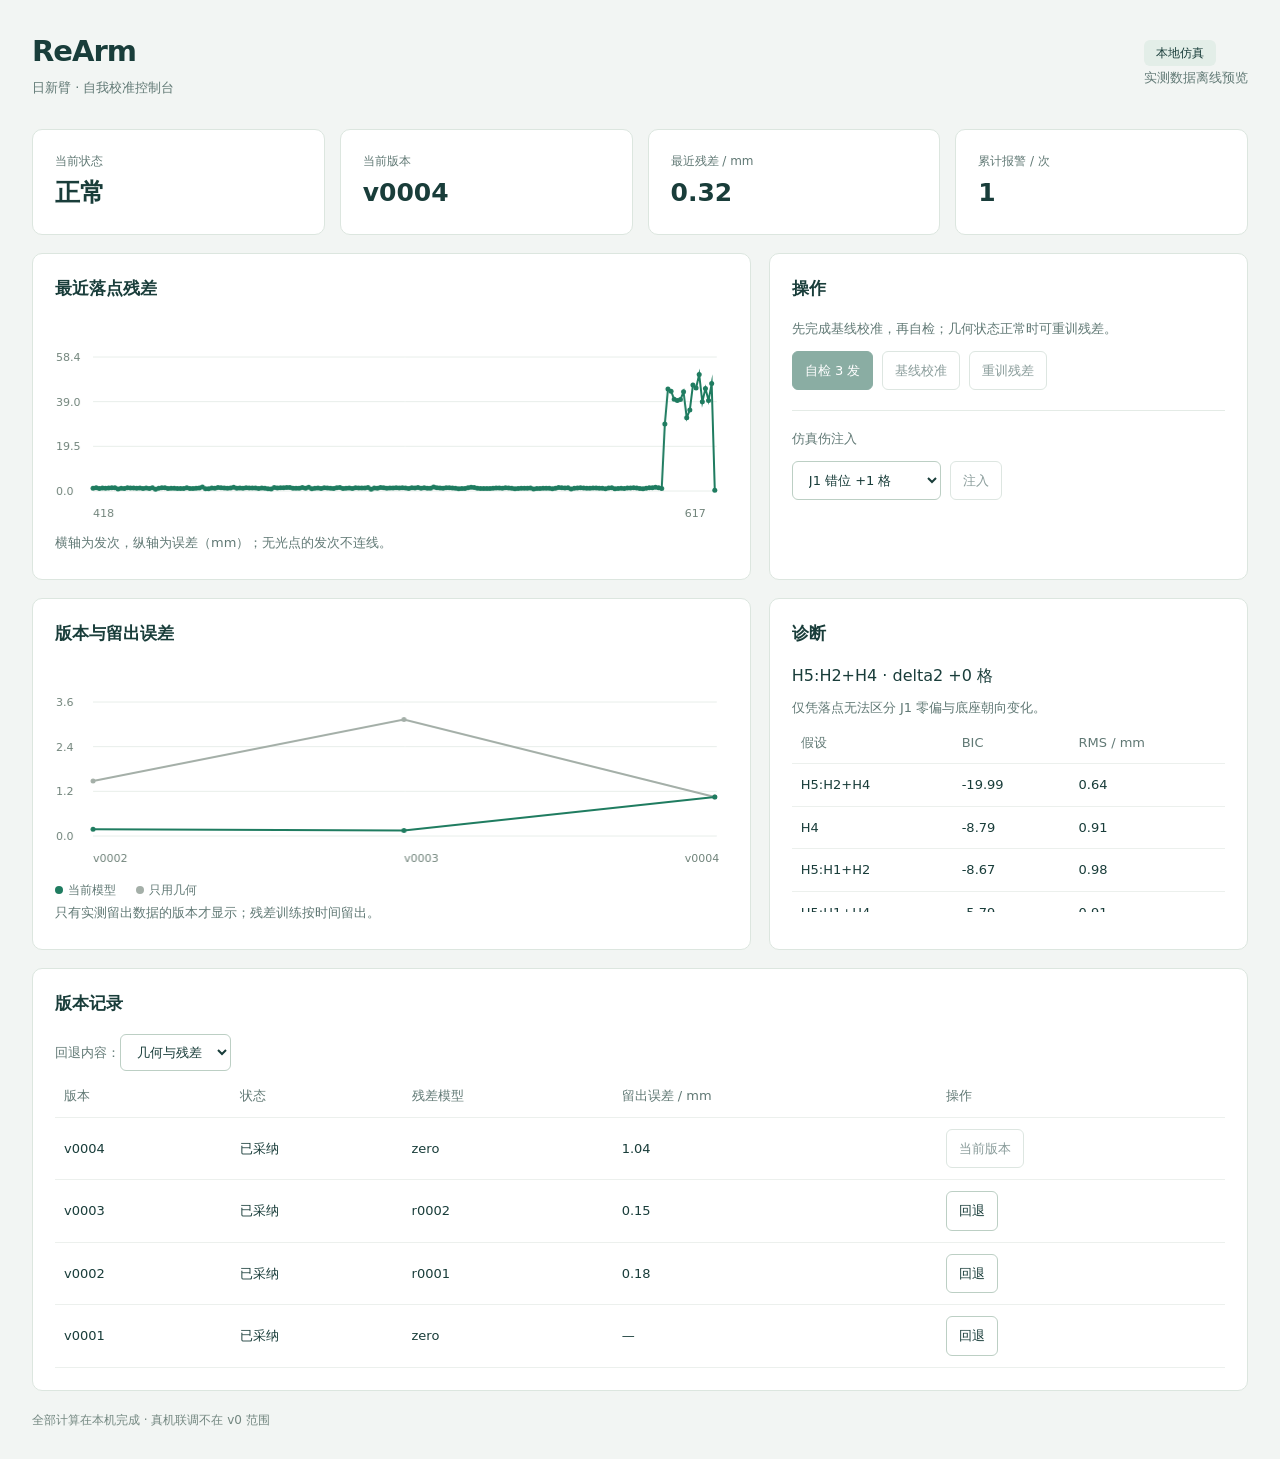
<file: reports/ui_preview.html>
<!doctype html>
<html lang="zh-CN">
<meta charset="utf-8"><meta name="viewport" content="width=device-width, initial-scale=1">
<title>ReArm · 自我校准控制台</title>
<style>
:root{font-family:system-ui,-apple-system,sans-serif;color:#193d3a;background:#f2f5f3;line-height:1.5}*{box-sizing:border-box}body{margin:0}main{max-width:1280px;margin:auto;padding:30px 32px}header{display:flex;align-items:center;justify-content:space-between;gap:20px;margin-bottom:28px}h1{font-size:29px;letter-spacing:-1px;margin:0}h2{font-size:17px;margin:0 0 18px}p{margin:4px 0;color:#617975;font-size:13px}.badge{font-size:12px;background:#e3eee8;padding:6px 12px;border-radius:6px}#connection{color:#617975}section,.metric{background:white;border:1px solid #dce6df;border-radius:10px;padding:22px}.metrics{display:grid;grid-template-columns:repeat(4,1fr);gap:15px;margin-bottom:18px}.metric span{display:block;font-size:12px;color:#617975}.metric strong{display:block;font-size:25px;margin-top:4px;font-weight:600;overflow-wrap:anywhere}.grid{display:grid;grid-template-columns:1.5fr 1fr;gap:18px}section.wide{grid-column:1/-1}button,select,input{font:inherit;font-size:13px;border:1px solid #bccfc4;border-radius:6px;padding:9px 12px;background:white;color:#193d3a}button{cursor:pointer}button.primary{background:#185d4a;color:white;border-color:#185d4a}button:hover{filter:brightness(.95)}button:disabled{opacity:.5;cursor:wait}.controls{display:flex;gap:9px;flex-wrap:wrap;margin-top:12px}.damage{border-top:1px solid #e4ebe6;margin-top:20px;padding-top:14px}select{max-width:100%}canvas{display:block;width:100%;height:210px}table{border-collapse:collapse;width:100%;font-size:13px;text-align:left}th{color:#617975;font-weight:500}th,td{padding:11px 9px;border-bottom:1px solid #ecf0ed;overflow-wrap:anywhere}.table-wrap{overflow-x:auto}.muted{color:#738780}.legend{display:flex;gap:20px;font-size:12px;color:#617975;margin-top:7px}.dot{display:inline-block;width:8px;height:8px;margin-right:5px;background:#1f7c60;border-radius:50%}.dot.gray{background:#a4afa8}#notice{min-height:24px;color:#98522f;font-size:13px;margin:12px 0}#diagnosis{font-size:16px;margin-bottom:10px}footer{font-size:12px;color:#738780;margin-top:20px}.scores{max-height:190px;overflow:auto}@media(max-width:760px){main{padding:20px 16px}.metrics{grid-template-columns:repeat(2,1fr)}.grid{grid-template-columns:1fr}header{align-items:flex-start}h1{font-size:24px}section{padding:18px}th,td{padding:9px 6px}}
</style>
<main>
<header><div><h1>ReArm</h1><p>日新臂 · 自我校准控制台</p></div><div><span class="badge" id="mode">本地仿真</span><p id="connection" role="status">正在连接…</p></div></header>
<div class="metrics"><div class="metric"><span>当前状态</span><strong id="state">待连接</strong></div><div class="metric"><span>当前版本</span><strong id="version">—</strong></div><div class="metric"><span>最近残差 / mm</span><strong id="residual">—</strong></div><div class="metric"><span>累计报警 / 次</span><strong id="alarms">0</strong></div></div>
<div class="grid">
<section><h2>最近落点残差</h2><canvas id="residualChart" aria-label="最近落点残差毫米曲线"></canvas><p>横轴为发次，纵轴为误差（mm）；无光点的发次不连线。</p></section>
<section><h2>操作</h2><p>先完成基线校准，再自检；几何状态正常时可重训残差。</p><div class="controls"><button class="primary" data-command="selfcheck">自检 3 发</button><button data-command="baseline">基线校准</button><button data-command="retrain">重训残差</button></div><div class="damage" id="damageControls"><p>仿真伤注入</p><div class="controls"><select id="damage" aria-label="伤类型"><option value="j1:1">J1 错位 +1 格</option><option value="j1:-1">J1 错位 −1 格</option><option value="j2:1">J2 错位 +1 格</option><option value="j2:2">J2 错位 +2 格</option><option value="extension:20">延长杆 +20 mm</option><option value="extension:40">延长杆 +40 mm</option><option value="base_x:20">底座平移 20 mm</option><option value="base_rotation:10">底座旋转 10°</option><option value="weight:0">加配重</option><option value="loose:0">松动</option><option value="restore:0">复原</option></select><button id="inject">注入</button></div></div><div id="notice" role="status" aria-live="polite"></div></section>
<section><h2>版本与留出误差</h2><canvas id="versionChart" aria-label="版本留出误差及只用几何对照曲线"></canvas><div class="legend"><span><i class="dot"></i>当前模型</span><span><i class="dot gray"></i>只用几何</span></div><p>只有实测留出数据的版本才显示；残差训练按时间留出。</p></section>
<section><h2>诊断</h2><div id="diagnosis">尚无诊断</div><p id="ambiguity"></p><div class="scores"><table><thead><tr><th>假设</th><th>BIC</th><th>RMS / mm</th></tr></thead><tbody id="scores"></tbody></table></div></section>
<section class="wide"><h2>版本记录</h2><p>回退内容：<select id="component" aria-label="回退内容"><option value="both">几何与残差</option><option value="geometry">仅几何</option><option value="residual">仅残差</option></select></p><div class="table-wrap"><table><thead><tr><th>版本</th><th>状态</th><th>残差模型</th><th>留出误差 / mm</th><th>操作</th></tr></thead><tbody id="versions"></tbody></table></div></section>
</div><footer>全部计算在本机完成 · 真机联调不在 v0 范围</footer>
</main>
<script>
(()=>{'use strict';let state=null,busy=false;const $=id=>document.getElementById(id),fmt=x=>Number.isFinite(x)?x.toFixed(2):'—';
function chart(id,series,labels){const el=$(id),r=el.getBoundingClientRect(),d=window.devicePixelRatio||1;el.width=r.width*d;el.height=r.height*d;const c=el.getContext('2d');c.scale(d,d);const w=r.width,h=r.height,p=38;const vals=series.flatMap(s=>s.values).filter(Number.isFinite),max=Math.max(1,...vals)*1.15;c.font='11px system-ui';for(let k=0;k<=3;k++){let y=h-p-(h-2*p)*k/3;c.strokeStyle='#e8eeea';c.beginPath();c.moveTo(p,y);c.lineTo(w-12,y);c.stroke();c.fillStyle='#71847b';c.fillText((max*k/3).toFixed(1),1,y+4)}series.forEach(s=>{c.strokeStyle=s.color;c.lineWidth=2;c.beginPath();let pen=false;s.values.forEach((v,i)=>{if(!Number.isFinite(v)){pen=false;return}let x=p+(w-p-14)*i/Math.max(labels.length-1,1),y=h-p-(h-2*p)*v/max;pen?c.lineTo(x,y):c.moveTo(x,y);pen=true});c.stroke();s.values.forEach((v,i)=>{if(!Number.isFinite(v))return;c.beginPath();c.arc(p+(w-p-14)*i/Math.max(labels.length-1,1),h-p-(h-2*p)*v/max,2.5,0,Math.PI*2);c.fillStyle=s.color;c.fill()})});c.fillStyle='#71847b';if(!labels.length)c.fillText('等待实测数据',p,h/2);labels.forEach((l,i)=>{if(i===0||i===labels.length-1||labels.length<7){let x=p+(w-p-14)*i/Math.max(labels.length-1,1);c.fillText(String(l),Math.min(x,w-44),h-12)}})}
function row(cells){let tr=document.createElement('tr');cells.forEach(v=>{let td=document.createElement('td');if(v instanceof Node)td.append(v);else td.textContent=v;tr.append(td)});return tr}
function render(){if(!state)return;$('state').textContent=state.state;$('version').textContent=state.head.id;$('alarms').textContent=state.alarms;$('mode').textContent=state.simulation?'本地仿真':'本地硬件';$('damageControls').hidden=!state.simulation;const shots=state.recent||[],errors=shots.map(s=>s.residual?Math.hypot(...s.residual):null);$('residual').textContent=errors.length?fmt(errors.at(-1)):'—';chart('residualChart',[{values:errors,color:'#1f7c60'}],shots.map((s,i)=>Math.max(1,state.shots-shots.length+i+1)));const d=state.diagnosis;$('diagnosis').textContent=d?d.best.name+' · '+Object.entries(d.gear_steps).map(([k,v])=>k+' '+(v>=0?'+':'')+v+' 格').join('，'):'尚无诊断';$('ambiguity').textContent=d&&d.ambiguous.length?'仅凭落点无法区分 J1 零偏与底座朝向变化。':'';$('scores').replaceChildren(...(d?d.ranked:[]).map(h=>row([h.name,fmt(h.bic),fmt(h.fit.rms)])));const versions=state.versions||[];$('versions').replaceChildren(...versions.slice().reverse().map(v=>{const btn=document.createElement('button');btn.textContent=v.id===state.head.id?'当前版本':'回退';btn.disabled=!v.accepted||busy||v.id===state.head.id;btn.onclick=()=>command('rollback',{version_id:v.id,component:$('component').value});return row([v.id,v.accepted?'已采纳':'已拒绝',v.residual_id,fmt(v.meta.training?.new_median??v.meta.guard?.candidate_median),btn])}));const measured=versions.filter(v=>v.accepted&&(v.meta.training||v.meta.guard));chart('versionChart',[{values:measured.map(v=>v.meta.training?.geometry_median??v.meta.guard?.candidate_median),color:'#a4afa8'},{values:measured.map(v=>v.meta.training?.new_median??v.meta.guard?.candidate_median),color:'#1f7c60'}],measured.map(v=>v.id));}
async function command(name,payload={}){busy=true;document.querySelectorAll('button').forEach(b=>b.disabled=true);$('notice').textContent='执行中…';try{let response=await fetch('/api/command/'+name,{method:'POST',headers:{'Content-Type':'application/json'},body:JSON.stringify(payload)}),data=await response.json();if(!response.ok)throw Error(data.detail||'执行失败');state=data;$('notice').textContent='操作完成';}catch(error){$('notice').textContent=error.message}finally{busy=false;document.querySelectorAll('button').forEach(b=>b.disabled=false);render()}}
document.querySelectorAll('[data-command]').forEach(b=>b.onclick=()=>command(b.dataset.command));$('inject').onclick=()=>{let[kind,amount]=$('damage').value.split(':');command('inject',{kind,amount:Number(amount)})};function connect(){let socket=new WebSocket((location.protocol==='https:'?'wss://':'ws://')+location.host+'/ws');socket.onopen=()=>{$('connection').textContent='实时连接'};socket.onmessage=event=>{let e=JSON.parse(event.data);if(e.kind==='snapshot')state=e.data.snapshot;else if(state&&e.kind==='state')state.state=e.data.state;else if(state&&e.kind==='shot'){state.recent=[...state.recent,e.data.shot].slice(-state.history_limit);state.shots++}else if(state&&e.kind==='diagnosis')state.diagnosis=e.data.diagnosis;render()};socket.onclose=()=>{$('connection').textContent='连接断开，正在重连';setTimeout(connect,1500)}}window.addEventListener('resize',render);state={"state": "正常", "head": {"id": "v0004", "params": {"delta1": 0.0, "delta2": 0.48591756692033006, "delta3": 0.0, "h": 85.0, "L1": 150.0, "L2": 130.0, "e": 0.0, "beta": 0.0, "gamma": 0.0, "x_b": -0.3170321462870783, "y_b": -206.94634045062108, "psi_b": 14.948087196640477}, "residual_id": "zero", "accepted": true, "meta": {"kind": "geometry", "diagnosis": {"best": {"name": "H5:H2+H4", "groups": ["H2", "H4"], "fit": {"params": {"delta1": 0.0, "delta2": 0.48591756692033006, "delta3": 0.0, "h": 85.0, "L1": 150.0, "L2": 130.0, "e": 0.0, "beta": 0.0, "gamma": 0.0, "x_b": -0.3170321462870783, "y_b": -206.94634045062108, "psi_b": 14.948087196640477}, "rms": 0.6358584711167944, "sse": 4.043159952909872, "success": true, "free": ["delta2", "x_b", "y_b", "psi_b"]}, "bic": -19.99118532082275}, "ranked": [{"name": "H5:H2+H4", "groups": ["H2", "H4"], "fit": {"params": {"delta1": 0.0, "delta2": 0.48591756692033006, "delta3": 0.0, "h": 85.0, "L1": 150.0, "L2": 130.0, "e": 0.0, "beta": 0.0, "gamma": 0.0, "x_b": -0.3170321462870783, "y_b": -206.94634045062108, "psi_b": 14.948087196640477}, "rms": 0.6358584711167944, "sse": 4.043159952909872, "success": true, "free": ["delta2", "x_b", "y_b", "psi_b"]}, "bic": -19.99118532082275}, {"name": "H4", "groups": ["H4"], "fit": {"params": {"delta1": 0.0, "delta2": 0.0, "delta3": 0.0, "h": 85.0, "L1": 150.0, "L2": 130.0, "e": 0.0, "beta": 0.0, "gamma": 0.0, "x_b": 0.14184763847614582, "y_b": -205.83822074700265, "psi_b": 14.921537077216557}, "rms": 0.9067836532301046, "sse": 8.222565937653345, "success": true, "free": ["x_b", "y_b", "psi_b"]}, "bic": -8.78980228597126}, {"name": "H5:H1+H2", "groups": ["H1", "H2"], "fit": {"params": {"delta1": 14.69378802006617, "delta2": 0.8889277321322181, "delta3": 0.0, "h": 85.0, "L1": 150.0, "L2": 130.0, "e": 0.0, "beta": 0.0, "gamma": 0.0, "x_b": 0.0, "y_b": -208.5, "psi_b": 0.0}, "rms": 0.9801527022521318, "sse": 9.606993197321561, "success": true, "free": ["delta1", "delta2"]}, "bic": -8.673355097345173}, {"name": "H5:H1+H4", "groups": ["H1", "H4"], "fit": {"params": {"delta1": 11.788068355837703, "delta2": 0.0, "delta3": 0.0, "h": 85.0, "L1": 150.0, "L2": 130.0, "e": 0.0, "beta": 0.0, "gamma": 0.0, "x_b": 0.14184548450695422, "y_b": -205.83821973211934, "psi_b": 3.133469638546038}, "rms": 0.9067836217539209, "sse": 8.222565366811578, "success": true, "free": ["delta1", "x_b", "y_b", "psi_b"]}, "bic": -5.794071400893303}, {"name": "H5:H3+H4", "groups": ["H3", "H4"], "fit": {"params": {"delta1": 0.0, "delta2": 0.0, "delta3": 0.0, "h": 85.0, "L1": 150.0, "L2": 130.0, "e": 1.1088490377040685, "beta": 0.0, "gamma": 0.0, "x_b": 0.14184777295270548, "y_b": -205.83822093205953, "psi_b": 14.921537042049476}, "rms": 0.9067836574146342, "sse": 8.222566013542606, "success": true, "free": ["e", "x_b", "y_b", "psi_b"]}, "bic": -5.794069827829487}, {"name": "H6", "groups": ["H6"], "fit": {"params": {"delta1": 12.029299649857078, "delta2": 0.0, "delta3": -0.0, "h": 83.76644761082385, "L1": 151.48028664436947, "L2": 130.0, "e": 59.99999999999999, "beta": 0.7657663756350532, "gamma": -0.5135537003739583, "x_b": -0.29745038720446926, "y_b": -207.02158271238284, "psi_b": 3.0702267799824474}, "rms": 0.5799577728289655, "sse": 3.3635101826473406, "success": true, "free": ["delta1", "delta2", "delta3", "h", "L1", "e", "beta", "gamma", "x_b", "y_b", "psi_b"]}, "bic": -2.7018879444817827}, {"name": "H1", "groups": ["H1"], "fit": {"params": {"delta1": 15.0, "delta2": 0.0, "delta3": 0.0, "h": 85.0, "L1": 150.0, "L2": 130.0, "e": 0.0, "beta": 0.0, "gamma": 0.0, "x_b": 0.0, "y_b": -208.5, "psi_b": 0.0}, "rms": 2.8904948132769848, "sse": 83.54960265581151, "success": true, "free": ["delta1"]}, "bic": 31.58989678777061}, {"name": "H5:H1+H3", "groups": ["H1", "H3"], "fit": {"params": {"delta1": 15.0, "delta2": 0.0, "delta3": 0.0, "h": 85.0, "L1": 150.0, "L2": 130.0, "e": 0.7343251013624538, "beta": 0.0, "gamma": 0.0, "x_b": 0.0, "y_b": -208.5, "psi_b": 0.0}, "rms": 2.8904948132769808, "sse": 83.54960265581127, "success": true, "free": ["delta1", "e"]}, "bic": 34.58562906132454}, {"name": "H2", "groups": ["H2"], "fit": {"params": {"delta1": 0.0, "delta2": -0.0, "delta3": 0.0, "h": 85.0, "L1": 150.0, "L2": 130.0, "e": 0.0, "beta": 0.0, "gamma": 0.0, "x_b": 0.0, "y_b": -208.5, "psi_b": 0.0}, "rms": 41.479895298007754, "sse": 17205.817139336858, "success": true, "free": ["delta2"]}, "bic": 138.1411430304394}, {"name": "H3", "groups": ["H3"], "fit": {"params": {"delta1": 0.0, "delta2": 0.0, "delta3": 0.0, "h": 85.0, "L1": 150.0, "L2": 130.0, "e": 1e-10, "beta": 0.0, "gamma": 0.0, "x_b": 0.0, "y_b": -208.5, "psi_b": 0.0}, "rms": 41.479895298007754, "sse": 17205.817139336858, "success": true, "free": ["e"]}, "bic": 138.1411430304394}, {"name": "H5:H2+H3", "groups": ["H2", "H3"], "fit": {"params": {"delta1": 0.0, "delta2": -0.0, "delta3": 0.0, "h": 85.0, "L1": 150.0, "L2": 130.0, "e": 0.5945507244313062, "beta": 0.0, "gamma": 0.0, "x_b": 0.0, "y_b": -208.5, "psi_b": 0.0}, "rms": 41.47989529800775, "sse": 17205.817139336854, "success": true, "free": ["delta2", "e"]}, "bic": 141.1368753039934}], "deltas": {"delta2": 0.48591756692033006, "x_b": -0.3170321462870783, "y_b": 1.5536595493789207, "psi_b": 14.948087196640477}, "gear_steps": {"delta2": 0}, "ambiguous": ["delta1 and psi_b are observationally equivalent"]}, "guard": {"accepted": true, "candidate_median": 1.0409418009340987, "old_median": 41.038570299236916, "reduction": 0.9746350373966742, "in_bounds": true, "reasons": [], "shots": 4}, "fit_q": [[-23.3172529137236, 51.65113924033887, -121.57929613735715], [33.447658117247194, 94.9426397558738, -149.64801043267806], [-30.159720198226353, 83.64043624304185, -143.85834566967307], [30.1267044021852, 58.589204577834096, -129.37276958022548], [2.778166502759114, 75.00986931184374, -136.09984540865528], [3.015943528762608, 44.386059107858046, -129.5483695383469], [-23.811515130155826, 66.03536170513091, -137.27432856278335], [34.693470048038314, 65.37551292660555, -127.8407156188397], [-26.03440218235721, 67.70683642339662, -130.53642148914946], [27.306342329925457, 50.67032700863763, -114.30426064293736]], "holdout_q": [[15.137634404292404, 71.4831261710302, -137.33335182901664], [-8.625975811912843, 48.29270427377156, -118.44448931843797], [29.189329912538824, 59.566161635750575, -130.27291098665606], [-13.747050055097098, 55.80855539931899, -121.26789914447356]]}, "reasons": []}, "versions": [{"id": "v0001", "params": {"delta1": 0.0, "delta2": 0.0, "delta3": 0.0, "h": 85.0, "L1": 150.0, "L2": 130.0, "e": 0.0, "beta": 0.0, "gamma": 0.0, "x_b": 0.0, "y_b": -208.5, "psi_b": 0.0}, "residual_id": "zero", "accepted": true, "meta": {"kind": "initial"}, "reasons": []}, {"id": "v0002", "params": {"delta1": 0.0, "delta2": 0.0, "delta3": 0.0, "h": 85.0, "L1": 150.0, "L2": 130.0, "e": 0.0, "beta": 0.0, "gamma": 0.0, "x_b": 0.0, "y_b": -208.5, "psi_b": 0.0}, "residual_id": "r0001", "accepted": true, "meta": {"kind": "residual", "training": {"accepted": true, "geometry_median": 1.4706173169198968, "old_median": 1.4706173169198968, "new_median": 0.17711483122702076, "train_count": 225, "holdout_count": 75}}, "reasons": []}, {"id": "v0003", "params": {"delta1": 0.0, "delta2": 0.0, "delta3": 0.0, "h": 85.0, "L1": 150.0, "L2": 130.0, "e": 0.0, "beta": 0.0, "gamma": 0.0, "x_b": 0.0, "y_b": -208.5, "psi_b": 0.0}, "residual_id": "r0002", "accepted": true, "meta": {"kind": "residual", "training": {"accepted": true, "geometry_median": 3.1148025727893596, "old_median": 1.2572439120945753, "new_median": 0.14891816362300433, "train_count": 375, "holdout_count": 125}}, "reasons": []}, {"id": "v0004", "params": {"delta1": 0.0, "delta2": 0.48591756692033006, "delta3": 0.0, "h": 85.0, "L1": 150.0, "L2": 130.0, "e": 0.0, "beta": 0.0, "gamma": 0.0, "x_b": -0.3170321462870783, "y_b": -206.94634045062108, "psi_b": 14.948087196640477}, "residual_id": "zero", "accepted": true, "meta": {"kind": "geometry", "diagnosis": {"best": {"name": "H5:H2+H4", "groups": ["H2", "H4"], "fit": {"params": {"delta1": 0.0, "delta2": 0.48591756692033006, "delta3": 0.0, "h": 85.0, "L1": 150.0, "L2": 130.0, "e": 0.0, "beta": 0.0, "gamma": 0.0, "x_b": -0.3170321462870783, "y_b": -206.94634045062108, "psi_b": 14.948087196640477}, "rms": 0.6358584711167944, "sse": 4.043159952909872, "success": true, "free": ["delta2", "x_b", "y_b", "psi_b"]}, "bic": -19.99118532082275}, "ranked": [{"name": "H5:H2+H4", "groups": ["H2", "H4"], "fit": {"params": {"delta1": 0.0, "delta2": 0.48591756692033006, "delta3": 0.0, "h": 85.0, "L1": 150.0, "L2": 130.0, "e": 0.0, "beta": 0.0, "gamma": 0.0, "x_b": -0.3170321462870783, "y_b": -206.94634045062108, "psi_b": 14.948087196640477}, "rms": 0.6358584711167944, "sse": 4.043159952909872, "success": true, "free": ["delta2", "x_b", "y_b", "psi_b"]}, "bic": -19.99118532082275}, {"name": "H4", "groups": ["H4"], "fit": {"params": {"delta1": 0.0, "delta2": 0.0, "delta3": 0.0, "h": 85.0, "L1": 150.0, "L2": 130.0, "e": 0.0, "beta": 0.0, "gamma": 0.0, "x_b": 0.14184763847614582, "y_b": -205.83822074700265, "psi_b": 14.921537077216557}, "rms": 0.9067836532301046, "sse": 8.222565937653345, "success": true, "free": ["x_b", "y_b", "psi_b"]}, "bic": -8.78980228597126}, {"name": "H5:H1+H2", "groups": ["H1", "H2"], "fit": {"params": {"delta1": 14.69378802006617, "delta2": 0.8889277321322181, "delta3": 0.0, "h": 85.0, "L1": 150.0, "L2": 130.0, "e": 0.0, "beta": 0.0, "gamma": 0.0, "x_b": 0.0, "y_b": -208.5, "psi_b": 0.0}, "rms": 0.9801527022521318, "sse": 9.606993197321561, "success": true, "free": ["delta1", "delta2"]}, "bic": -8.673355097345173}, {"name": "H5:H1+H4", "groups": ["H1", "H4"], "fit": {"params": {"delta1": 11.788068355837703, "delta2": 0.0, "delta3": 0.0, "h": 85.0, "L1": 150.0, "L2": 130.0, "e": 0.0, "beta": 0.0, "gamma": 0.0, "x_b": 0.14184548450695422, "y_b": -205.83821973211934, "psi_b": 3.133469638546038}, "rms": 0.9067836217539209, "sse": 8.222565366811578, "success": true, "free": ["delta1", "x_b", "y_b", "psi_b"]}, "bic": -5.794071400893303}, {"name": "H5:H3+H4", "groups": ["H3", "H4"], "fit": {"params": {"delta1": 0.0, "delta2": 0.0, "delta3": 0.0, "h": 85.0, "L1": 150.0, "L2": 130.0, "e": 1.1088490377040685, "beta": 0.0, "gamma": 0.0, "x_b": 0.14184777295270548, "y_b": -205.83822093205953, "psi_b": 14.921537042049476}, "rms": 0.9067836574146342, "sse": 8.222566013542606, "success": true, "free": ["e", "x_b", "y_b", "psi_b"]}, "bic": -5.794069827829487}, {"name": "H6", "groups": ["H6"], "fit": {"params": {"delta1": 12.029299649857078, "delta2": 0.0, "delta3": -0.0, "h": 83.76644761082385, "L1": 151.48028664436947, "L2": 130.0, "e": 59.99999999999999, "beta": 0.7657663756350532, "gamma": -0.5135537003739583, "x_b": -0.29745038720446926, "y_b": -207.02158271238284, "psi_b": 3.0702267799824474}, "rms": 0.5799577728289655, "sse": 3.3635101826473406, "success": true, "free": ["delta1", "delta2", "delta3", "h", "L1", "e", "beta", "gamma", "x_b", "y_b", "psi_b"]}, "bic": -2.7018879444817827}, {"name": "H1", "groups": ["H1"], "fit": {"params": {"delta1": 15.0, "delta2": 0.0, "delta3": 0.0, "h": 85.0, "L1": 150.0, "L2": 130.0, "e": 0.0, "beta": 0.0, "gamma": 0.0, "x_b": 0.0, "y_b": -208.5, "psi_b": 0.0}, "rms": 2.8904948132769848, "sse": 83.54960265581151, "success": true, "free": ["delta1"]}, "bic": 31.58989678777061}, {"name": "H5:H1+H3", "groups": ["H1", "H3"], "fit": {"params": {"delta1": 15.0, "delta2": 0.0, "delta3": 0.0, "h": 85.0, "L1": 150.0, "L2": 130.0, "e": 0.7343251013624538, "beta": 0.0, "gamma": 0.0, "x_b": 0.0, "y_b": -208.5, "psi_b": 0.0}, "rms": 2.8904948132769808, "sse": 83.54960265581127, "success": true, "free": ["delta1", "e"]}, "bic": 34.58562906132454}, {"name": "H2", "groups": ["H2"], "fit": {"params": {"delta1": 0.0, "delta2": -0.0, "delta3": 0.0, "h": 85.0, "L1": 150.0, "L2": 130.0, "e": 0.0, "beta": 0.0, "gamma": 0.0, "x_b": 0.0, "y_b": -208.5, "psi_b": 0.0}, "rms": 41.479895298007754, "sse": 17205.817139336858, "success": true, "free": ["delta2"]}, "bic": 138.1411430304394}, {"name": "H3", "groups": ["H3"], "fit": {"params": {"delta1": 0.0, "delta2": 0.0, "delta3": 0.0, "h": 85.0, "L1": 150.0, "L2": 130.0, "e": 1e-10, "beta": 0.0, "gamma": 0.0, "x_b": 0.0, "y_b": -208.5, "psi_b": 0.0}, "rms": 41.479895298007754, "sse": 17205.817139336858, "success": true, "free": ["e"]}, "bic": 138.1411430304394}, {"name": "H5:H2+H3", "groups": ["H2", "H3"], "fit": {"params": {"delta1": 0.0, "delta2": -0.0, "delta3": 0.0, "h": 85.0, "L1": 150.0, "L2": 130.0, "e": 0.5945507244313062, "beta": 0.0, "gamma": 0.0, "x_b": 0.0, "y_b": -208.5, "psi_b": 0.0}, "rms": 41.47989529800775, "sse": 17205.817139336854, "success": true, "free": ["delta2", "e"]}, "bic": 141.1368753039934}], "deltas": {"delta2": 0.48591756692033006, "x_b": -0.3170321462870783, "y_b": 1.5536595493789207, "psi_b": 14.948087196640477}, "gear_steps": {"delta2": 0}, "ambiguous": ["delta1 and psi_b are observationally equivalent"]}, "guard": {"accepted": true, "candidate_median": 1.0409418009340987, "old_median": 41.038570299236916, "reduction": 0.9746350373966742, "in_bounds": true, "reasons": [], "shots": 4}, "fit_q": [[-23.3172529137236, 51.65113924033887, -121.57929613735715], [33.447658117247194, 94.9426397558738, -149.64801043267806], [-30.159720198226353, 83.64043624304185, -143.85834566967307], [30.1267044021852, 58.589204577834096, -129.37276958022548], [2.778166502759114, 75.00986931184374, -136.09984540865528], [3.015943528762608, 44.386059107858046, -129.5483695383469], [-23.811515130155826, 66.03536170513091, -137.27432856278335], [34.693470048038314, 65.37551292660555, -127.8407156188397], [-26.03440218235721, 67.70683642339662, -130.53642148914946], [27.306342329925457, 50.67032700863763, -114.30426064293736]], "holdout_q": [[15.137634404292404, 71.4831261710302, -137.33335182901664], [-8.625975811912843, 48.29270427377156, -118.44448931843797], [29.189329912538824, 59.566161635750575, -130.27291098665606], [-13.747050055097098, 55.80855539931899, -121.26789914447356]]}, "reasons": []}], "recent": [{"timestamp": 1794565250.6840472, "q": [27.306342329925457, 50.67032700863763, -114.30426064293736], "direction": [1.0, -1.0, 1.0], "load": 1.7, "temperature": 35.425, "voltage": 7.4, "predicted": [89.89054949596542, -34.31647365892916], "observed": [89.93221022002632, -33.14391386646902], "residual": [0.04166072406090393, 1.1725597924601416], "uncertainty": [0.8431102525238954, 0.8431102525238954], "version_id": "v0002", "anomalous": false, "role": "task"}, {"timestamp": 1794565250.684414, "q": [15.560131142663266, 54.261897343573324, -137.3826998164677], "direction": [-1.0, 1.0, -1.0], "load": 1.7, "temperature": 35.45, "voltage": 7.4, "predicted": [29.577043972057236, -97.7599667849135], "observed": [29.453951328868, -96.37754954062122], "residual": [-0.12309264318923496, 1.3824172442922844], "uncertainty": [0.8460092425407831, 0.8460092425407831], "version_id": "v0002", "anomalous": false, "role": "task"}, {"timestamp": 1794565250.684771, "q": [-11.919775081933262, 51.62596276094414, -127.39905392801397], "direction": [-1.0, -1.0, 1.0], "load": 1.7, "temperature": 35.475, "voltage": 7.4, "predicted": [-30.445418896101856, -65.99228657245075], "observed": [-30.32169240803444, -64.90371057400237], "residual": [0.12372648806741537, 1.088575998448377], "uncertainty": [0.8446078165514533, 0.8446078165514533], "version_id": "v0002", "anomalous": false, "role": "task"}, {"timestamp": 1794565250.68515, "q": [13.329991040727833, 75.2736401647738, -140.87551987479577], "direction": [1.0, 1.0, -1.0], "load": 1.7, "temperature": 35.5, "voltage": 7.4, "predicted": [33.4177670163606, -67.62881159446613], "observed": [33.780263092427276, -66.4018594756112], "residual": [0.36249607606667666, 1.2269521188549248], "uncertainty": [0.8419160154336346, 0.8419160154336346], "version_id": "v0002", "anomalous": false, "role": "task"}, {"timestamp": 1794565250.68551, "q": [27.220249198807416, 65.81308382976196, -133.64276832426285], "direction": [1.0, -1.0, 1.0], "load": 1.7, "temperature": 35.525, "voltage": 7.4, "predicted": [70.05285098057917, -72.49511833800155], "observed": [70.36901802376926, -71.30563111065143], "residual": [0.3161670431900916, 1.1894872273501136], "uncertainty": [0.8432905146512458, 0.8432905146512458], "version_id": "v0002", "anomalous": false, "role": "task"}, {"timestamp": 1794565250.685877, "q": [31.232468650543865, 50.187203812645, -126.75222328409149], "direction": [1.0, -1.0, 1.0], "load": 1.7, "temperature": 35.55, "voltage": 7.4, "predicted": [75.21678515978898, -84.43788748009212], "observed": [75.31440056425389, -83.15957957870692], "residual": [0.09761540446490358, 1.2783079013851903], "uncertainty": [0.8441231913586691, 0.8441231913586691], "version_id": "v0002", "anomalous": false, "role": "task"}, {"timestamp": 1794565250.6862369, "q": [-1.2050437158439453, 53.320218013388065, -122.79569282326344], "direction": [-1.0, 1.0, 1.0], "load": 1.7, "temperature": 35.575, "voltage": 7.4, "predicted": [-4.179869690604486, -39.567936107585034], "observed": [-3.819247606723346, -38.23820200570679], "residual": [0.3606220838811396, 1.3297341018782447], "uncertainty": [0.8575036162427451, 0.8575036162427451], "version_id": "v0002", "anomalous": false, "role": "task"}, {"timestamp": 1794565250.686597, "q": [14.065164753739207, 72.68953045149101, -135.44099207808068], "direction": [1.0, 1.0, -1.0], "load": 1.7, "temperature": 35.6, "voltage": 7.4, "predicted": [39.95786209278685, -48.94306002770015], "observed": [40.023825681479046, -47.55582620357681], "residual": [0.06596358869219898, 1.3872338241233422], "uncertainty": [0.8431230450101116, 0.8431230450101116], "version_id": "v0002", "anomalous": false, "role": "task"}, {"timestamp": 1794565250.686965, "q": [-11.480179305666901, 67.2808823112956, -137.71960912758408], "direction": [-1.0, -1.0, -1.0], "load": 1.7, "temperature": 35.625, "voltage": 7.4, "predicted": [-27.950920727000128, -72.72637603750181], "observed": [-28.06957779412281, -71.89495973917602], "residual": [-0.1186570671226832, 0.8314162983257916], "uncertainty": [0.8670812685756708, 0.8670812685756708], "version_id": "v0002", "anomalous": false, "role": "task"}, {"timestamp": 1794565250.687341, "q": [1.3724547999659231, 84.32129128608877, -147.36451429770202], "direction": [1.0, 1.0, -1.0], "load": 1.7, "temperature": 35.65, "voltage": 7.4, "predicted": [3.7536399689521485, -72.41025968989163], "observed": [4.018143620284722, -71.22237704930555], "residual": [0.26450365133257314, 1.187882640586082], "uncertainty": [0.8450219344204201, 0.8450219344204201], "version_id": "v0002", "anomalous": false, "role": "task"}, {"timestamp": 1794565250.6876988, "q": [-23.402813787504396, 45.93812219194502, -132.24013752319968], "direction": [-1.0, -1.0, 1.0], "load": 1.7, "temperature": 35.675, "voltage": 7.4, "predicted": [-46.933293731023504, -100.2563939221657], "observed": [-47.0489696513629, -99.13981324906109], "residual": [-0.11567592033939889, 1.1165806731046075], "uncertainty": [0.8491407849180038, 0.8491407849180038], "version_id": "v0002", "anomalous": false, "role": "task"}, {"timestamp": 1794565250.688072, "q": [19.8890066646416, 53.89786185305974, -131.00079691334375], "direction": [1.0, 1.0, 1.0], "load": 1.7, "temperature": 35.7, "voltage": 7.4, "predicted": [46.68403196563518, -78.74681327215265], "observed": [46.87066454373623, -77.31752743627496], "residual": [0.1866325781010545, 1.4292858358776925], "uncertainty": [0.8585478271389819, 0.8585478271389819], "version_id": "v0002", "anomalous": false, "role": "task"}, {"timestamp": 1794565250.68843, "q": [24.320376355494822, 44.34575776959828, -126.82279377657788], "direction": [1.0, -1.0, 1.0], "load": 1.7, "temperature": 35.725, "voltage": 7.4, "predicted": [55.1229754501872, -86.87417041603312], "observed": [54.97091894639814, -85.5546250517214], "residual": [-0.1520565037890549, 1.3195453643117219], "uncertainty": [0.8454336840782648, 0.8454336840782648], "version_id": "v0002", "anomalous": false, "role": "task"}, {"timestamp": 1794565250.688792, "q": [24.360163748565164, 47.67617310593573, -113.31951363722911], "direction": [1.0, 1.0, 1.0], "load": 1.7, "temperature": 35.75, "voltage": 7.4, "predicted": [78.72100818859231, -33.32950361791195], "observed": [78.82165809752027, -32.00446899089344], "residual": [0.10064990892796288, 1.3250346270185105], "uncertainty": [0.8633317915218467, 0.8633317915218467], "version_id": "v0002", "anomalous": false, "role": "task"}, {"timestamp": 1794565250.689157, "q": [-23.811515130155826, 66.03536170513091, -137.27432856278335], "direction": [-1.0, 1.0, -1.0], "load": 1.7, "temperature": 35.775, "voltage": 7.4, "predicted": [-55.65546189275406, -81.45296793920915], "observed": [-55.75791455792037, -80.21521098186369], "residual": [-0.10245266516631091, 1.2377569573454537], "uncertainty": [0.8433981330333717, 0.8433981330333717], "version_id": "v0002", "anomalous": false, "role": "task"}, {"timestamp": 1794565250.6895108, "q": [27.153962622789166, 80.17258741922235, -142.2766118064852], "direction": [1.0, 1.0, -1.0], "load": 1.7, "temperature": 35.8, "voltage": 7.4, "predicted": [68.48654165719657, -73.83765635895314], "observed": [68.5457144273487, -72.54602845224188], "residual": [0.05917277015213074, 1.2916279067112555], "uncertainty": [0.8456422695647721, 0.8456422695647721], "version_id": "v0002", "anomalous": false, "role": "task"}, {"timestamp": 1794565250.689868, "q": [-15.176986353642762, 64.79229030012394, -140.7282058392427], "direction": [-1.0, -1.0, 1.0], "load": 1.7, "temperature": 35.825, "voltage": 7.4, "predicted": [-31.81433768580882, -92.49038249594258], "observed": [-32.062042474405295, -91.449298583081], "residual": [-0.24770478859647582, 1.0410839128615805], "uncertainty": [0.8509487831599222, 0.8509487831599222], "version_id": "v0002", "anomalous": false, "role": "task"}, {"timestamp": 1794565250.690238, "q": [9.067592265807324, 74.40049409291005, -138.42155618408933], "direction": [1.0, 1.0, 1.0], "load": 1.7, "temperature": 35.85, "voltage": 7.4, "predicted": [24.51077558771783, -56.04956104268427], "observed": [24.609314554587808, -54.761466683686216], "residual": [0.09853896686997743, 1.2880943589980518], "uncertainty": [0.8584922351236053, 0.8584922351236053], "version_id": "v0002", "anomalous": false, "role": "task"}, {"timestamp": 1794565250.690594, "q": [-23.3172529137236, 51.65113924033887, -121.57929613735715], "direction": [-1.0, -1.0, 1.0], "load": 1.7, "temperature": 35.875, "voltage": 7.4, "predicted": [-66.7347312103011, -53.856603562645475], "observed": [-66.81195083145712, -52.79882880050988], "residual": [-0.07721962115601855, 1.057774762135594], "uncertainty": [0.8508567576519529, 0.8508567576519529], "version_id": "v0002", "anomalous": false, "role": "task"}, {"timestamp": 1794565250.690947, "q": [-18.491288707967968, 67.34116838152124, -131.30892518334286], "direction": [1.0, 1.0, -1.0], "load": 1.7, "temperature": 35.9, "voltage": 7.4, "predicted": [-52.394881017033526, -48.001522442136825], "observed": [-52.15112224926673, -46.5878785546457], "residual": [0.24375876776679917, 1.4136438874911263], "uncertainty": [0.853039676945768, 0.853039676945768], "version_id": "v0002", "anomalous": false, "role": "task"}, {"timestamp": 1794565250.6913202, "q": [-23.811515130155826, 66.03536170513091, -137.27432856278335], "direction": [-1.0, -1.0, -1.0], "load": 1.7, "temperature": 35.925, "voltage": 7.4, "predicted": [-55.65008495052004, -82.48571129358533], "observed": [-55.97793875905476, -81.85656967510906], "residual": [-0.32785380853471935, 0.6291416184762681], "uncertainty": [0.8743022493046257, 0.8743022493046257], "version_id": "v0002", "anomalous": false, "role": "task"}, {"timestamp": 1794565250.691736, "q": [3.015943528762608, 44.386059107858046, -129.5483695383469], "direction": [1.0, -1.0, 1.0], "load": 1.7, "temperature": 35.95, "voltage": 7.4, "predicted": [7.088888365081466, -84.4234898179509], "observed": [7.184259759994237, -83.1937949628587], "residual": [0.09537139491277102, 1.2296948550921911], "uncertainty": [0.846453881507731, 0.846453881507731], "version_id": "v0002", "anomalous": false, "role": "task"}, {"timestamp": 1794565250.692248, "q": [24.553501579399835, 62.96544649545011, -128.23046180024255], "direction": [1.0, 1.0, 1.0], "load": 1.7, "temperature": 35.975, "voltage": 7.4, "predicted": [70.6933065532546, -52.608869827040024], "observed": [70.86870840132947, -51.2222493928713], "residual": [0.1754018480748698, 1.3866204341687265], "uncertainty": [0.8600389551254366, 0.8600389551254366], "version_id": "v0002", "anomalous": false, "role": "task"}, {"timestamp": 1794565250.692661, "q": [28.883006155882253, 47.355254112052755, -117.3244062174601], "direction": [1.0, -1.0, 1.0], "load": 1.7, "temperature": 36.0, "voltage": 7.4, "predicted": [84.06484893204022, -56.028592496848965], "observed": [84.20929556274783, -54.63136939374919], "residual": [0.14444663070760555, 1.3972231030997762], "uncertainty": [0.8487231509716243, 0.8487231509716243], "version_id": "v0002", "anomalous": false, "role": "task"}, {"timestamp": 1794565250.6932218, "q": [-11.480179305666901, 67.2808823112956, -137.71960912758408], "direction": [-1.0, 1.0, -1.0], "load": 1.7, "temperature": 36.025, "voltage": 7.4, "predicted": [-27.931958166969597, -71.65327467072805], "observed": [-28.159490477782796, -70.56682630837597], "residual": [-0.22753231081319925, 1.0864483623520869], "uncertainty": [0.8456921773101964, 0.8456921773101964], "version_id": "v0002", "anomalous": false, "role": "task"}, {"timestamp": 1794565250.693591, "q": [-28.669119618371393, 76.12316885049619, -143.36528800793448], "direction": [-1.0, 1.0, -1.0], "load": 1.7, "temperature": 36.05, "voltage": 7.4, "predicted": [-64.24867753106365, -89.81344744651426], "observed": [-64.50393374445784, -88.59337365406346], "residual": [-0.25525621339419047, 1.2200737924508047], "uncertainty": [0.8465956783880663, 0.8465956783880663], "version_id": "v0002", "anomalous": false, "role": "task"}, {"timestamp": 1794565250.693954, "q": [-23.477110855783618, 62.4520159003128, -139.62900824891076], "direction": [1.0, -1.0, 1.0], "load": 1.7, "temperature": 36.075, "voltage": 7.4, "predicted": [-46.84522326178121, -98.47613189058802], "observed": [-46.55523087680178, -97.30649045139006], "residual": [0.2899923849794277, 1.1696414391979602], "uncertainty": [0.8523572577531096, 0.8523572577531096], "version_id": "v0002", "anomalous": false, "role": "task"}, {"timestamp": 1794565250.694311, "q": [-3.3335230466162713, 55.3474736039522, -136.49174433267603], "direction": [1.0, -1.0, 1.0], "load": 1.7, "temperature": 36.1, "voltage": 7.4, "predicted": [-6.260305627216775, -90.03035587766776], "observed": [-6.447619986719012, -88.99482007828361], "residual": [-0.18731435950223663, 1.0355357993841494], "uncertainty": [0.8473242973080352, 0.8473242973080352], "version_id": "v0002", "anomalous": false, "role": "task"}, {"timestamp": 1794565250.6946728, "q": [16.22620668251175, 83.00325319196793, -148.22047073387589], "direction": [1.0, 1.0, -1.0], "load": 1.7, "temperature": 36.125, "voltage": 7.4, "predicted": [35.8340634442549, -85.10780697912281], "observed": [35.87972477352451, -84.00633830265085], "residual": [0.0456613292696062, 1.101468676471967], "uncertainty": [0.8483228686209976, 0.8483228686209976], "version_id": "v0002", "anomalous": false, "role": "task"}, {"timestamp": 1794565250.695055, "q": [-22.730759481176758, 71.6468498614051, -133.69995437935972], "direction": [-1.0, -1.0, 1.0], "load": 1.7, "temperature": 36.15, "voltage": 7.4, "predicted": [-65.4962999634968, -52.63451028480914], "observed": [-65.60861523533259, -51.50592117057866], "residual": [-0.11231527183579715, 1.1285891142304791], "uncertainty": [0.8574873166498916, 0.8574873166498916], "version_id": "v0002", "anomalous": false, "role": "task"}, {"timestamp": 1794565250.695422, "q": [-0.548959581532007, 73.38372475525227, -134.4915150157173], "direction": [1.0, 1.0, -1.0], "load": 1.7, "temperature": 36.175, "voltage": 7.4, "predicted": [-1.0981690867782343, -37.15600351418494], "observed": [-0.9577749164425895, -35.70382440335532], "residual": [0.14039417033564483, 1.4521791108296185], "uncertainty": [0.8502616027225764, 0.8502616027225764], "version_id": "v0002", "anomalous": false, "role": "task"}, {"timestamp": 1794565250.6958, "q": [-28.669119618371393, 76.12316885049619, -143.36528800793448], "direction": [-1.0, 1.0, -1.0], "load": 1.7, "temperature": 36.2, "voltage": 7.4, "predicted": [-64.24809352280958, -89.81299541952075], "observed": [-64.45385695819311, -88.72777180926077], "residual": [-0.20576343538353115, 1.0852236102599733], "uncertainty": [0.848098060927844, 0.848098060927844], "version_id": "v0002", "anomalous": false, "role": "task"}, {"timestamp": 1794565250.696188, "q": [-15.176986353642762, 64.79229030012394, -140.7282058392427], "direction": [1.0, -1.0, 1.0], "load": 1.7, "temperature": 36.225, "voltage": 7.4, "predicted": [-30.642734794047623, -92.60687673920137], "observed": [-30.443516389818335, -91.57474238161944], "residual": [0.19921840422928838, 1.0321343575819242], "uncertainty": [0.8516721056475425, 0.8516721056475425], "version_id": "v0002", "anomalous": false, "role": "task"}, {"timestamp": 1794565250.6965692, "q": [1.3724547999659231, 84.32129128608877, -147.36451429770202], "direction": [1.0, 1.0, -1.0], "load": 1.7, "temperature": 36.25, "voltage": 7.4, "predicted": [3.738640982137559, -72.41395481766011], "observed": [3.9558744617360686, -71.19880093779093], "residual": [0.21723347959850958, 1.2151538798691774], "uncertainty": [0.8509270734945479, 0.8509270734945479], "version_id": "v0002", "anomalous": false, "role": "task"}, {"timestamp": 1794565250.696949, "q": [-11.919775081933262, 51.62596276094414, -127.39905392801397], "direction": [-1.0, -1.0, 1.0], "load": 1.7, "temperature": 36.275, "voltage": 7.4, "predicted": [-30.437193674771237, -65.98008299800145], "observed": [-30.55987190788312, -64.65280473413965], "residual": [-0.12267823311188408, 1.3272782638617997], "uncertainty": [0.8528770578673831, 0.8528770578673831], "version_id": "v0002", "anomalous": false, "role": "task"}, {"timestamp": 1794565250.697334, "q": [-1.2050437158439453, 53.320218013388065, -122.79569282326344], "direction": [1.0, 1.0, 1.0], "load": 1.7, "temperature": 36.3, "voltage": 7.4, "predicted": [-2.985215671002928, -39.79660024438859], "observed": [-2.875374941682816, -38.07499549422528], "residual": [0.10984072932011202, 1.7216047501633156], "uncertainty": [0.8727058594892213, 0.8727058594892213], "version_id": "v0002", "anomalous": false, "role": "task"}, {"timestamp": 1794565250.6977081, "q": [16.22620668251175, 83.00325319196793, -148.22047073387589], "direction": [1.0, 1.0, -1.0], "load": 1.7, "temperature": 36.325, "voltage": 7.4, "predicted": [35.829274132187926, -85.10953014885564], "observed": [35.95263740635266, -84.08765280954786], "residual": [0.12336327416473125, 1.0218773393077782], "uncertainty": [0.8504284234487938, 0.8504284234487938], "version_id": "v0002", "anomalous": false, "role": "task"}, {"timestamp": 1794565250.698084, "q": [-23.64808841233178, 50.15833344434663, -131.33362082556533], "direction": [-1.0, -1.0, 1.0], "load": 1.7, "temperature": 36.35, "voltage": 7.4, "predicted": [-51.57250916279814, -90.91168243883833], "observed": [-51.70459937226943, -89.90288938244584], "residual": [-0.13209020947128636, 1.0087930563924914], "uncertainty": [0.8563647474362494, 0.8563647474362494], "version_id": "v0002", "anomalous": false, "role": "task"}, {"timestamp": 1794565250.6984801, "q": [-8.11900768812501, 45.53233509600609, -123.49995280092575], "direction": [1.0, -1.0, 1.0], "load": 1.7, "temperature": 36.375, "voltage": 7.4, "predicted": [-20.050733939100173, -62.92258556454672], "observed": [-20.011192759928843, -61.568435479078424], "residual": [0.03954117917133004, 1.354150085468298], "uncertainty": [0.8516913866929287, 0.8516913866929287], "version_id": "v0002", "anomalous": false, "role": "task"}, {"timestamp": 1794565250.698858, "q": [-23.130284018269712, 71.4012920090374, -138.49802201723435], "direction": [-1.0, 1.0, -1.0], "load": 1.7, "temperature": 36.4, "voltage": 7.4, "predicted": [-57.088063228476855, -73.96343411576512], "observed": [-57.127121080205235, -72.80817176240916], "residual": [-0.039057851728379944, 1.1552623533559654], "uncertainty": [0.8495325733354204, 0.8495325733354204], "version_id": "v0002", "anomalous": false, "role": "task"}, {"timestamp": 1794565250.699344, "q": [-0.548959581532007, 73.38372475525227, -134.4915150157173], "direction": [1.0, 1.0, 1.0], "load": 1.7, "temperature": 36.425, "voltage": 7.4, "predicted": [-1.1138431663112054, -37.170848983677054], "observed": [-0.8018767393383278, -35.68459422565799], "residual": [0.3119664269728776, 1.486254758019065], "uncertainty": [0.8694366716705281, 0.8694366716705281], "version_id": "v0002", "anomalous": false, "role": "task"}, {"timestamp": 1794565250.699729, "q": [26.481381853241928, 46.162445209045124, -123.77715875629272], "direction": [1.0, -1.0, 1.0], "load": 1.7, "temperature": 36.45, "voltage": 7.4, "predicted": [65.843727529381, -76.47122018374719], "observed": [66.11625958014982, -75.13456642721087], "residual": [0.2725320507688167, 1.3366537565363217], "uncertainty": [0.8529635907244516, 0.8529635907244516], "version_id": "v0002", "anomalous": false, "role": "task"}, {"timestamp": 1794565250.7001112, "q": [28.883006155882253, 47.355254112052755, -117.3244062174601], "direction": [1.0, 1.0, 1.0], "load": 1.7, "temperature": 36.475, "voltage": 7.4, "predicted": [83.96416679522314, -54.83287342956614], "observed": [84.34583982745689, -53.55890815828788], "residual": [0.38167303223374915, 1.2739652712782643], "uncertainty": [0.8726995664245677, 0.8726995664245677], "version_id": "v0002", "anomalous": false, "role": "task"}, {"timestamp": 1794565250.700484, "q": [-22.730759481176758, 71.6468498614051, -133.69995437935972], "direction": [-1.0, 1.0, -1.0], "load": 1.7, "temperature": 36.5, "voltage": 7.4, "predicted": [-65.46591058949878, -51.366617215264725], "observed": [-65.59775738589744, -50.20584153609518], "residual": [-0.13184679639866204, 1.1607756791695465], "uncertainty": [0.8511787897439314, 0.8511787897439314], "version_id": "v0002", "anomalous": false, "role": "task"}, {"timestamp": 1794565250.700842, "q": [-1.1728516026209457, 71.69970731633316, -136.89902773923248], "direction": [1.0, 1.0, -1.0], "load": 1.7, "temperature": 36.525, "voltage": 7.4, "predicted": [-2.5836174763035524, -54.13534655495404], "observed": [-2.4006737088269223, -52.88089454854335], "residual": [0.1829437674766301, 1.2544520064106877], "uncertainty": [0.8536554890535162, 0.8536554890535162], "version_id": "v0002", "anomalous": false, "role": "task"}, {"timestamp": 1794565250.7011929, "q": [13.275123291511516, 55.98578901528938, -137.5730931745917], "direction": [1.0, -1.0, -1.0], "load": 1.7, "temperature": 36.55, "voltage": 7.4, "predicted": [26.847100387125806, -95.98505580064233], "observed": [27.057117782355988, -94.32837150046981], "residual": [0.2100173952301816, 1.6566843001725147], "uncertainty": [0.8633587126150528, 0.8633587126150528], "version_id": "v0002", "anomalous": false, "role": "task"}, {"timestamp": 1794565250.70155, "q": [21.074251706715263, 88.30877591075895, -149.84427642417938], "direction": [1.0, 1.0, -1.0], "load": 1.7, "temperature": 36.575, "voltage": 7.4, "predicted": [47.92385580380386, -83.37188452594987], "observed": [48.07111091061543, -82.16519063670334], "residual": [0.1472551068115706, 1.206693889246523], "uncertainty": [0.8544577599763477, 0.8544577599763477], "version_id": "v0002", "anomalous": false, "role": "task"}, {"timestamp": 1794565250.70193, "q": [25.26750178517973, 60.07534427410598, -131.39702770351568], "direction": [1.0, -1.0, 1.0], "load": 1.7, "temperature": 36.6, "voltage": 7.4, "predicted": [63.55348200006655, -74.11353283127606], "observed": [63.6371879468771, -72.85371567289603], "residual": [0.08370594681054655, 1.2598171583800308], "uncertainty": [0.8533226421807356, 0.8533226421807356], "version_id": "v0002", "anomalous": false, "role": "task"}, {"timestamp": 1794565250.7023091, "q": [-11.463001255032633, 85.20862694214527, -144.77424745801264], "direction": [-1.0, 1.0, -1.0], "load": 1.7, "temperature": 36.625, "voltage": 7.4, "predicted": [-30.431456174857825, -59.009347791131006], "observed": [-30.56608492885391, -57.77528872651428], "residual": [-0.1346287539960862, 1.2340590646167229], "uncertainty": [0.8539067788490664, 0.8539067788490664], "version_id": "v0002", "anomalous": false, "role": "task"}, {"timestamp": 1794565250.7026718, "q": [-0.8333868560835089, 85.0738638461182, -144.57156335691374], "direction": [1.0, -1.0, 1.0], "load": 1.7, "temperature": 36.65, "voltage": 7.4, "predicted": [-1.6876454225803394, -56.68266410390849], "observed": [-1.3563250550546109, -55.337727833647634], "residual": [0.3313203675257286, 1.3449362702608596], "uncertainty": [0.8607160324429337, 0.8607160324429337], "version_id": "v0002", "anomalous": false, "role": "task"}, {"timestamp": 1794565250.703029, "q": [2.778166502759114, 75.00986931184374, -136.09984540865528], "direction": [1.0, -1.0, 1.0], "load": 1.7, "temperature": 36.675, "voltage": 7.4, "predicted": [8.558889243645286, -42.007102337594475], "observed": [8.77137957613877, -40.72381220445925], "residual": [0.21249033249348415, 1.2832901331352247], "uncertainty": [0.8558099840138387, 0.8558099840138387], "version_id": "v0002", "anomalous": false, "role": "task"}, {"timestamp": 1794565250.703391, "q": [23.975957630689336, 58.902365800616266, -124.67671915986648], "direction": [1.0, -1.0, 1.0], "load": 1.7, "temperature": 36.7, "voltage": 7.4, "predicted": [71.07422288418988, -48.899711554769766], "observed": [71.07018680325392, -47.63114582879685], "residual": [-0.004036080935961195, 1.2685657259729126], "uncertainty": [0.8543907190138776, 0.8543907190138776], "version_id": "v0002", "anomalous": false, "role": "task"}, {"timestamp": 1794565250.703748, "q": [21.074251706715263, 88.30877591075895, -149.84427642417938], "direction": [-1.0, 1.0, -1.0], "load": 1.7, "temperature": 36.725, "voltage": 7.4, "predicted": [46.88840607167805, -83.4066466668369], "observed": [46.8043120219719, -82.10717947815611], "residual": [-0.08409404970614531, 1.2994671886807936], "uncertainty": [0.8647953498341737, 0.8647953498341737], "version_id": "v0002", "anomalous": false, "role": "task"}, {"timestamp": 1794565250.7041159, "q": [17.795106671051705, 87.79869666786108, -145.04365464739692], "direction": [-1.0, -1.0, 1.0], "load": 1.7, "temperature": 36.75, "voltage": 7.4, "predicted": [47.27180625372321, -58.176184260493656], "observed": [47.269101998419686, -57.05066090074827], "residual": [-0.0027042553035272476, 1.1255233597453866], "uncertainty": [0.8743043370092278, 0.8743043370092278], "version_id": "v0002", "anomalous": false, "role": "task"}, {"timestamp": 1794565250.70448, "q": [-20.15036148559543, 61.051127053389585, -135.8851040045663], "direction": [-1.0, -1.0, 1.0], "load": 1.7, "temperature": 36.775, "voltage": 7.4, "predicted": [-45.794518464462925, -84.26248115530707], "observed": [-45.84532591641293, -82.9888505560271], "residual": [-0.05080745195000702, 1.2736305992799686], "uncertainty": [0.8622083583574114, 0.8622083583574114], "version_id": "v0002", "anomalous": false, "role": "task"}, {"timestamp": 1794565250.7049751, "q": [19.8890066646416, 53.89786185305974, -131.00079691334375], "direction": [1.0, -1.0, 1.0], "load": 1.7, "temperature": 36.8, "voltage": 7.4, "predicted": [46.72346090467534, -80.0081442984891], "observed": [46.86499766737843, -78.78370714183582], "residual": [0.14153676270309035, 1.2244371566532806], "uncertainty": [0.8549774407480957, 0.8549774407480957], "version_id": "v0002", "anomalous": false, "role": "task"}, {"timestamp": 1794565250.705479, "q": [26.481381853241928, 46.162445209045124, -123.77715875629272], "direction": [1.0, -1.0, 1.0], "load": 1.7, "temperature": 36.825, "voltage": 7.4, "predicted": [65.83958506834145, -76.4730964732872], "observed": [65.98420432019418, -75.54039236116829], "residual": [0.14461925185273117, 0.9327041121189126], "uncertainty": [0.857569808583148, 0.857569808583148], "version_id": "v0002", "anomalous": false, "role": "task"}, {"timestamp": 1794565250.705861, "q": [-26.67631290447847, 50.83158577185512, -124.96933207373624], "direction": [-1.0, 1.0, -1.0], "load": 1.7, "temperature": 36.85, "voltage": 7.4, "predicted": [-68.85880080422334, -70.3342858532151], "observed": [-68.86612869252619, -69.43711262248846], "residual": [-0.00732788830285358, 0.8971732307266507], "uncertainty": [0.8579984951253564, 0.8579984951253564], "version_id": "v0002", "anomalous": false, "role": "task"}, {"timestamp": 1794565250.70624, "q": [-22.102923081059302, 43.351768085243044, -130.33369604606702], "direction": [1.0, -1.0, -1.0], "load": 1.7, "temperature": 36.875, "voltage": 7.4, "predicted": [-44.18296157355283, -97.44026671990939], "observed": [-44.276932577209976, -95.96538129720693], "residual": [-0.0939710036571455, 1.4748854227024566], "uncertainty": [0.8827313217650467, 0.8827313217650467], "version_id": "v0002", "anomalous": false, "role": "task"}, {"timestamp": 1794565250.706623, "q": [23.975957630689336, 58.902365800616266, -124.67671915986648], "direction": [1.0, 1.0, 1.0], "load": 1.7, "temperature": 36.9, "voltage": 7.4, "predicted": [70.99076109784207, -47.676643484793175], "observed": [71.2655940648282, -46.35509207332377], "residual": [0.2748329669861391, 1.3215514114694074], "uncertainty": [0.8749787224466063, 0.8749787224466063], "version_id": "v0002", "anomalous": false, "role": "task"}, {"timestamp": 1794565250.707005, "q": [-11.463001255032633, 85.20862694214527, -144.77424745801264], "direction": [-1.0, 1.0, -1.0], "load": 1.7, "temperature": 36.925, "voltage": 7.4, "predicted": [-30.43033216141941, -59.00973953323597], "observed": [-30.65225917553171, -57.65712269579736], "residual": [-0.22192701411229976, 1.3526168374386103], "uncertainty": [0.8576303142695124, 0.8576303142695124], "version_id": "v0002", "anomalous": false, "role": "task"}, {"timestamp": 1794565250.707385, "q": [-28.934797787748728, 66.13399463661905, -138.03500362716576], "direction": [-1.0, -1.0, 1.0], "load": 1.7, "temperature": 36.95, "voltage": 7.4, "predicted": [-65.07986175273481, -90.82892617437817], "observed": [-65.25205097909544, -89.42395925362568], "residual": [-0.17218922636062928, 1.4049669207524857], "uncertainty": [0.8687439819345594, 0.8687439819345594], "version_id": "v0002", "anomalous": false, "role": "task"}, {"timestamp": 1794565250.707764, "q": [16.610134467963448, 59.36106565414816, -138.67344297956151], "direction": [1.0, -1.0, -1.0], "load": 1.7, "temperature": 36.975, "voltage": 7.4, "predicted": [33.84583592069494, -95.8374631008079], "observed": [34.10025511866489, -94.34275098187591], "residual": [0.25441919796995194, 1.4947121189319859], "uncertainty": [0.8705163670986041, 0.8705163670986041], "version_id": "v0002", "anomalous": false, "role": "task"}, {"timestamp": 1794565250.7081652, "q": [29.189329912538824, 59.566161635750575, -130.27291098665606], "direction": [1.0, 1.0, 1.0], "load": 1.7, "temperature": 37.0, "voltage": 7.4, "predicted": [74.15142243810158, -74.4295048567344], "observed": [74.54174047602858, -72.98525282535624], "residual": [0.3903180379270026, 1.4442520313781557], "uncertainty": [0.8760271858696063, 0.8760271858696063], "version_id": "v0002", "anomalous": false, "role": "task"}, {"timestamp": 1794565250.708548, "q": [-1.2050437158439453, 53.320218013388065, -122.79569282326344], "direction": [-1.0, -1.0, 1.0], "load": 1.7, "temperature": 37.0, "voltage": 7.4, "predicted": [-4.118056808246346, -40.85192558210573], "observed": [-4.320991325930347, -39.71789856889147], "residual": [-0.2029345176840014, 1.1340270132142578], "uncertainty": [0.8616856370474989, 0.8616856370474989], "version_id": "v0002", "anomalous": false, "role": "task"}, {"timestamp": 1794565250.70895, "q": [-4.06348465347687, 66.02872627657588, -129.6518762946375], "direction": [-1.0, 1.0, -1.0], "load": 1.7, "temperature": 37.0, "voltage": 7.4, "predicted": [-12.747842186763489, -35.51390499078654], "observed": [-12.82607543893832, -34.36836378627469], "residual": [-0.07823325217483124, 1.1455412045118507], "uncertainty": [0.8587541834247352, 0.8587541834247352], "version_id": "v0002", "anomalous": false, "role": "task"}, {"timestamp": 1794565250.709328, "q": [-18.491288707967968, 67.34116838152124, -131.30892518334286], "direction": [-1.0, 1.0, -1.0], "load": 1.7, "temperature": 37.0, "voltage": 7.4, "predicted": [-53.55565054212963, -47.86380024432645], "observed": [-53.66873601912238, -46.657001890125564], "residual": [-0.11308547699275096, 1.2067983542008847], "uncertainty": [0.8571956236155933, 0.8571956236155933], "version_id": "v0002", "anomalous": false, "role": "task"}, {"timestamp": 1794565250.709706, "q": [27.220249198807416, 65.81308382976196, -133.64276832426285], "direction": [1.0, -1.0, -1.0], "load": 1.7, "temperature": 37.0, "voltage": 7.4, "predicted": [69.83464414129455, -72.76284830867259], "observed": [70.26949803142762, -71.25340684779079], "residual": [0.43485389013306985, 1.5094414608818028], "uncertainty": [0.8762789365824364, 0.8762789365824364], "version_id": "v0002", "anomalous": false, "role": "task"}, {"timestamp": 1794565250.710088, "q": [-5.616391885539899, 50.46789671506609, -119.67983951114391], "direction": [-1.0, -1.0, 1.0], "load": 1.7, "temperature": 37.0, "voltage": 7.4, "predicted": [-17.40991724811966, -36.40806927486341], "observed": [-17.534260048228653, -35.25727224215515], "residual": [-0.12434280010899457, 1.1507970327082546], "uncertainty": [0.8618606458123589, 0.8618606458123589], "version_id": "v0002", "anomalous": false, "role": "task"}, {"timestamp": 1794565250.710474, "q": [28.087564371918788, 50.0544671558076, -128.15391892433266], "direction": [1.0, -1.0, -1.0], "load": 1.7, "temperature": 37.0, "voltage": 7.4, "predicted": [65.5873554334631, -85.62517618070736], "observed": [65.91520769707765, -83.98285175664157], "residual": [0.32785226361454534, 1.6423244240657908], "uncertainty": [0.8717928382471903, 0.8717928382471903], "version_id": "v0002", "anomalous": false, "role": "task"}, {"timestamp": 1794565250.710856, "q": [-0.843352669795634, 47.0412241711553, -128.12496643282975], "direction": [-1.0, -1.0, 1.0], "load": 1.7, "temperature": 37.0, "voltage": 7.4, "predicted": [-2.5423990643283614, -74.55784675030696], "observed": [-2.7743008233679194, -73.57349110058117], "residual": [-0.231901759039558, 0.9843556497257993], "uncertainty": [0.8613623560605462, 0.8613623560605462], "version_id": "v0002", "anomalous": false, "role": "task"}, {"timestamp": 1794565250.711253, "q": [-23.130284018269712, 71.4012920090374, -138.49802201723435], "direction": [-1.0, 1.0, -1.0], "load": 1.7, "temperature": 37.0, "voltage": 7.4, "predicted": [-57.086098925219105, -73.96267463467436], "observed": [-57.06122942499495, -72.76799206304321], "residual": [0.024869500224156127, 1.194682571631148], "uncertainty": [0.8566230643191126, 0.8566230643191126], "version_id": "v0002", "anomalous": false, "role": "task"}, {"timestamp": 1794565250.7116318, "q": [-8.726929158720155, 40.45284106542515, -133.0739485023967], "direction": [1.0, -1.0, 1.0], "load": 1.7, "temperature": 37.0, "voltage": 7.4, "predicted": [-15.444487940481878, -103.00936063611546], "observed": [-15.52173056131674, -101.68448431593247], "residual": [-0.07724262083486266, 1.3248763201829945], "uncertainty": [0.8611626598172393, 0.8611626598172393], "version_id": "v0002", "anomalous": false, "role": "task"}, {"timestamp": 1794565250.7120278, "q": [21.933142431088747, 67.97062816021415, -142.07910261400997], "direction": [1.0, 1.0, -1.0], "load": 1.7, "temperature": 37.0, "voltage": 7.4, "predicted": [45.41417496450055, -94.90907068651384], "observed": [45.59662046939737, -93.8408469773866], "residual": [0.182445504896819, 1.0682237091272384], "uncertainty": [0.8576958748153353, 0.8576958748153353], "version_id": "v0002", "anomalous": false, "role": "task"}, {"timestamp": 1794565250.712406, "q": [28.087564371918788, 50.0544671558076, -128.15391892433266], "direction": [1.0, -1.0, 1.0], "load": 1.7, "temperature": 37.0, "voltage": 7.4, "predicted": [65.7907193401955, -85.33119371840827], "observed": [65.91597086072454, -83.96859948951293], "residual": [0.12525152052904787, 1.3625942288953468], "uncertainty": [0.8595428315357261, 0.8595428315357261], "version_id": "v0002", "anomalous": false, "role": "task"}, {"timestamp": 1794565250.712786, "q": [-30.159720198226353, 83.64043624304185, -143.85834566967307], "direction": [-1.0, 1.0, -1.0], "load": 1.7, "temperature": 37.0, "voltage": 7.4, "predicted": [-76.2162472297729, -76.090100392092], "observed": [-76.30585412336806, -74.82045540767416], "residual": [-0.08960689359516039, 1.2696449844178375], "uncertainty": [0.8587244913607058, 0.8587244913607058], "version_id": "v0002", "anomalous": false, "role": "task"}, {"timestamp": 1794565250.713164, "q": [27.153962622789166, 80.17258741922235, -142.2766118064852], "direction": [1.0, -1.0, 1.0], "load": 1.7, "temperature": 37.0, "voltage": 7.4, "predicted": [68.49366466251595, -75.19342212187495], "observed": [68.46042287532647, -73.9760274565625], "residual": [-0.0332417871894819, 1.2173946653124403], "uncertainty": [0.8640745694814924, 0.8640745694814924], "version_id": "v0002", "anomalous": false, "role": "task"}, {"timestamp": 1794565250.713535, "q": [-18.491288707967968, 67.34116838152124, -131.30892518334286], "direction": [-1.0, -1.0, 1.0], "load": 1.7, "temperature": 37.0, "voltage": 7.4, "predicted": [-53.558419698669155, -49.11288631662426], "observed": [-53.67435054169793, -48.025873657892824], "residual": [-0.11593084302877799, 1.0870126587314388], "uncertainty": [0.8663871239208624, 0.8663871239208624], "version_id": "v0002", "anomalous": false, "role": "task"}, {"timestamp": 1794565250.713929, "q": [-26.03440218235721, 67.70683642339662, -130.53642148914946], "direction": [-1.0, 1.0, 1.0], "load": 1.7, "temperature": 37.0, "voltage": 7.4, "predicted": [-76.05421317967108, -51.76460367306193], "observed": [-75.98607321415382, -50.337757727238966], "residual": [0.0681399655172612, 1.4268459458229614], "uncertainty": [0.8762959122245072, 0.8762959122245072], "version_id": "v0002", "anomalous": false, "role": "task"}, {"timestamp": 1794565250.714305, "q": [-11.463001255032633, 85.20862694214527, -144.77424745801264], "direction": [1.0, 1.0, -1.0], "load": 1.7, "temperature": 37.0, "voltage": 7.4, "predicted": [-29.37839468857828, -59.09232327388219], "observed": [-28.951482523954198, -57.661935669850344], "residual": [0.4269121646240812, 1.4303876040318428], "uncertainty": [0.8637183462691244, 0.8637183462691244], "version_id": "v0002", "anomalous": false, "role": "task"}, {"timestamp": 1794565250.714688, "q": [-30.159720198226353, 83.64043624304185, -143.85834566967307], "direction": [-1.0, -1.0, 1.0], "load": 1.7, "temperature": 37.0, "voltage": 7.4, "predicted": [-76.28946454193854, -77.38139023779503], "observed": [-76.36394859936844, -76.25396676616235], "residual": [-0.07448405742989905, 1.1274234716326816], "uncertainty": [0.8782303589818886, 0.8782303589818886], "version_id": "v0002", "anomalous": false, "role": "task"}, {"timestamp": 1794565250.7150688, "q": [7.75321160012995, 80.70700305780605, -140.92089430352343], "direction": [1.0, -1.0, 1.0], "load": 1.7, "temperature": 37.0, "voltage": 7.4, "predicted": [21.786062345040143, -51.458164018234896], "observed": [22.054055167708032, -50.25741211536674], "residual": [0.26799282266788893, 1.2007519028681557], "uncertainty": [0.8621135851771822, 0.8621135851771822], "version_id": "v0002", "anomalous": false, "role": "task"}, {"timestamp": 1794565250.715459, "q": [-13.063509490879133, 56.04221536421799, -122.857107587806], "direction": [-1.0, -1.0, 1.0], "load": 1.7, "temperature": 37.0, "voltage": 7.4, "predicted": [-39.819934464252405, -38.31018946646431], "observed": [-39.89599551821105, -37.04009607872389], "residual": [-0.0760610539586466, 1.2700933877404168], "uncertainty": [0.8630214620048816, 0.8630214620048816], "version_id": "v0002", "anomalous": false, "role": "task"}, {"timestamp": 1794565250.715822, "q": [-28.669119618371393, 76.12316885049619, -143.36528800793448], "direction": [-1.0, 1.0, -1.0], "load": 1.7, "temperature": 37.0, "voltage": 7.4, "predicted": [-64.24547849762568, -89.81180072579639], "observed": [-64.37984879903446, -88.69180808648855], "residual": [-0.13437030140877937, 1.1199926393078385], "uncertainty": [0.8573600566059127, 0.8573600566059127], "version_id": "v0002", "anomalous": false, "role": "task"}, {"timestamp": 1794565250.71618, "q": [-11.919775081933262, 51.62596276094414, -127.39905392801397], "direction": [1.0, -1.0, 1.0], "load": 1.7, "temperature": 37.0, "voltage": 7.4, "predicted": [-29.284126581865493, -66.13834836499618], "observed": [-29.191915576993246, -64.74920362166952], "residual": [0.09221100487224732, 1.3891447433266535], "uncertainty": [0.8590439855549797, 0.8590439855549797], "version_id": "v0002", "anomalous": false, "role": "task"}, {"timestamp": 1794565250.716539, "q": [-26.03440218235721, 67.70683642339662, -130.53642148914946], "direction": [-1.0, 1.0, -1.0], "load": 1.7, "temperature": 37.0, "voltage": 7.4, "predicted": [-76.00450516317923, -51.81889216401511], "observed": [-76.09018069234018, -50.474445471295674], "residual": [-0.08567552916095167, 1.344446692719437], "uncertainty": [0.8577366826549752, 0.8577366826549752], "version_id": "v0002", "anomalous": false, "role": "task"}, {"timestamp": 1794565250.716912, "q": [-4.06348465347687, 66.02872627657588, -129.6518762946375], "direction": [1.0, -1.0, 1.0], "load": 1.7, "temperature": 37.0, "voltage": 7.4, "predicted": [-11.596287989127728, -36.88070963778658], "observed": [-11.341392641531248, -35.64957576355822], "residual": [0.254895347596479, 1.2311338742283624], "uncertainty": [0.858275736432345, 0.858275736432345], "version_id": "v0002", "anomalous": false, "role": "task"}, {"timestamp": 1794565250.7172742, "q": [3.015943528762608, 44.386059107858046, -129.5483695383469], "direction": [1.0, -1.0, 1.0], "load": 1.7, "temperature": 37.0, "voltage": 7.4, "predicted": [7.078754853136452, -84.42808127892408], "observed": [7.2764878547813305, -83.09556777230934], "residual": [0.1977330016448784, 1.3325135066147453], "uncertainty": [0.8583444520089755, 0.8583444520089755], "version_id": "v0002", "anomalous": false, "role": "task"}, {"timestamp": 1794565250.7176352, "q": [6.582242443876069, 47.80193931674594, -130.2367750661899], "direction": [1.0, 1.0, -1.0], "load": 1.7, "temperature": 37.0, "voltage": 7.4, "predicted": [15.11612638281034, -80.24777135611993], "observed": [15.086987433984893, -78.70404433817514], "residual": [-0.02913894882544632, 1.5437270179447893], "uncertainty": [0.861258089584328, 0.861258089584328], "version_id": "v0002", "anomalous": false, "role": "task"}, {"timestamp": 1794565250.7180018, "q": [-23.402813787504396, 45.93812219194502, -132.24013752319968], "direction": [-1.0, -1.0, -1.0], "load": 1.7, "temperature": 37.0, "voltage": 7.4, "predicted": [-46.97431677057926, -100.02263178014462], "observed": [-47.142488130355154, -99.30697791686715], "residual": [-0.16817135977589714, 0.7156538632774669], "uncertainty": [0.8847022422819889, 0.8847022422819889], "version_id": "v0002", "anomalous": false, "role": "task"}, {"timestamp": 1794565250.718365, "q": [24.553501579399835, 62.96544649545011, -128.23046180024255], "direction": [1.0, 1.0, 1.0], "load": 1.7, "temperature": 37.0, "voltage": 7.4, "predicted": [70.66759905951447, -52.6280631582201], "observed": [70.75571356980807, -51.315791917369076], "residual": [0.08811451029359318, 1.3122712408510253], "uncertainty": [0.8754178376130274, 0.8754178376130274], "version_id": "v0002", "anomalous": false, "role": "task"}, {"timestamp": 1794565250.718749, "q": [2.778166502759114, 75.00986931184374, -136.09984540865528], "direction": [-1.0, 1.0, -1.0], "load": 1.7, "temperature": 37.0, "voltage": 7.4, "predicted": [7.443345678490051, -40.653793680970935], "observed": [7.3404859645485745, -39.41929489144907], "residual": [-0.1028597139414762, 1.234498789521865], "uncertainty": [0.859977091543128, 0.859977091543128], "version_id": "v0002", "anomalous": false, "role": "task"}, {"timestamp": 1794565250.719112, "q": [13.275123291511516, 55.98578901528938, -137.5730931745917], "direction": [1.0, -1.0, -1.0], "load": 1.7, "temperature": 37.0, "voltage": 7.4, "predicted": [26.836832839687872, -95.99342840778525], "observed": [27.036636887273083, -94.46861825023639], "residual": [0.19980404758521075, 1.5248101575488562], "uncertainty": [0.8697919180989807, 0.8697919180989807], "version_id": "v0002", "anomalous": false, "role": "task"}, {"timestamp": 1794565250.719473, "q": [27.220249198807416, 65.81308382976196, -133.64276832426285], "direction": [1.0, 1.0, 1.0], "load": 1.7, "temperature": 37.0, "voltage": 7.4, "predicted": [69.96250438279597, -71.2526552464292], "observed": [70.19936014390825, -69.81963452821569], "residual": [0.23685576111228102, 1.4330207182135126], "uncertainty": [0.874644580291587, 0.874644580291587], "version_id": "v0002", "anomalous": false, "role": "task"}, {"timestamp": 1794565250.719935, "q": [-9.91120301513888, 60.168656633604, -127.98851501885213], "direction": [-1.0, -1.0, 1.0], "load": 1.7, "temperature": 37.0, "voltage": 7.4, "predicted": [-28.554877521464952, -47.45304707662612], "observed": [-28.58975660305361, -46.23167583528186], "residual": [-0.034879081588655936, 1.221371241344258], "uncertainty": [0.8631014744472444, 0.8631014744472444], "version_id": "v0002", "anomalous": false, "role": "task"}, {"timestamp": 1794565250.72031, "q": [-11.229859682090858, 62.131119947903926, -129.1938595261786], "direction": [-1.0, 1.0, -1.0], "load": 1.7, "temperature": 37.0, "voltage": 7.4, "predicted": [-32.22106131185157, -47.0362722297106], "observed": [-32.54133513547347, -45.76931223101084], "residual": [-0.32027382362189627, 1.266959998699761], "uncertainty": [0.8578055590061284, 0.8578055590061284], "version_id": "v0002", "anomalous": false, "role": "task"}, {"timestamp": 1794565250.720698, "q": [-23.811515130155826, 66.03536170513091, -137.27432856278335], "direction": [-1.0, 1.0, -1.0], "load": 1.7, "temperature": 37.0, "voltage": 7.4, "predicted": [-55.65131162690349, -81.44940706825707], "observed": [-56.01253041639607, -80.19033651104569], "residual": [-0.36121878949257535, 1.2590705572113876], "uncertainty": [0.8566182774103194, 0.8566182774103194], "version_id": "v0002", "anomalous": false, "role": "task"}, {"timestamp": 1794565250.7210839, "q": [-7.262056171073725, 49.55199181464006, -128.53590753312085], "direction": [1.0, -1.0, 1.0], "load": 1.7, "temperature": 37.0, "voltage": 7.4, "predicted": [-16.632269378066887, -72.52851410937677], "observed": [-16.50241698613549, -71.09794094401778], "residual": [0.1298523919313972, 1.430573165358993], "uncertainty": [0.8583475390846667, 0.8583475390846667], "version_id": "v0002", "anomalous": false, "role": "task"}, {"timestamp": 1794565250.721469, "q": [-23.3172529137236, 51.65113924033887, -121.57929613735715], "direction": [-1.0, 1.0, 1.0], "load": 1.7, "temperature": 37.0, "voltage": 7.4, "predicted": [-66.81293445549042, -52.5174673831048], "observed": [-66.70289841848825, -51.225423640764774], "residual": [0.11003603700217468, 1.2920437423400273], "uncertainty": [0.8796381595410216, 0.8796381595410216], "version_id": "v0002", "anomalous": false, "role": "task"}, {"timestamp": 1794565250.721856, "q": [14.065164753739207, 72.68953045149101, -135.44099207808068], "direction": [1.0, 1.0, -1.0], "load": 1.7, "temperature": 37.0, "voltage": 7.4, "predicted": [39.92486626876103, -48.95395350056095], "observed": [40.048654095785594, -47.57888661450441], "residual": [0.12378782702456448, 1.375066886056537], "uncertainty": [0.8580635984478481, 0.8580635984478481], "version_id": "v0002", "anomalous": false, "role": "task"}, {"timestamp": 1794565250.722264, "q": [7.75321160012995, 80.70700305780605, -140.92089430352343], "direction": [-1.0, 1.0, -1.0], "load": 1.7, "temperature": 37.0, "voltage": 7.4, "predicted": [20.698684051206023, -50.11051063119098], "observed": [20.498686306615006, -48.87212058745588], "residual": [-0.19999774459101616, 1.2383900437350945], "uncertainty": [0.8618455508319458, 0.8618455508319458], "version_id": "v0002", "anomalous": false, "role": "task"}, {"timestamp": 1794565250.722642, "q": [-0.843352669795634, 47.0412241711553, -128.12496643282975], "direction": [-1.0, -1.0, 1.0], "load": 1.7, "temperature": 37.0, "voltage": 7.4, "predicted": [-2.5423990643283614, -74.55784675030696], "observed": [-2.5359989978923014, -73.51543314618534], "residual": [0.006400066436059948, 1.04241360412162], "uncertainty": [0.8613623560605462, 0.8613623560605462], "version_id": "v0002", "anomalous": false, "role": "task"}, {"timestamp": 1794565250.72304, "q": [9.067592265807324, 74.40049409291005, -138.42155618408933], "direction": [1.0, 1.0, -1.0], "load": 1.7, "temperature": 37.0, "voltage": 7.4, "predicted": [24.49876054689173, -56.027543070361666], "observed": [24.77618088748887, -54.64583804700242], "residual": [0.27742034059713916, 1.3817050233592454], "uncertainty": [0.8580448214876797, 0.8580448214876797], "version_id": "v0002", "anomalous": false, "role": "task"}, {"timestamp": 1794565250.7234619, "q": [-23.3172529137236, 51.65113924033887, -121.57929613735715], "direction": [-1.0, -1.0, 1.0], "load": 1.7, "temperature": 37.0, "voltage": 7.4, "predicted": [-66.72124300194454, -53.84239604118021], "observed": [-66.95998956367049, -52.53288935116897], "residual": [-0.23874656172594655, 1.30950669001124], "uncertainty": [0.8649804803418771, 0.8649804803418771], "version_id": "v0002", "anomalous": false, "role": "task"}, {"timestamp": 1794565250.723833, "q": [-18.491288707967968, 67.34116838152124, -131.30892518334286], "direction": [1.0, 1.0, -1.0], "load": 1.7, "temperature": 37.0, "voltage": 7.4, "predicted": [-52.42549219901332, -48.006844875178324], "observed": [-52.15420820911689, -46.55570773236115], "residual": [0.2712839898964319, 1.4511371428171742], "uncertainty": [0.8664123146802016, 0.8664123146802016], "version_id": "v0002", "anomalous": false, "role": "task"}, {"timestamp": 1794565250.724206, "q": [6.582242443876069, 47.80193931674594, -130.2367750661899], "direction": [1.0, -1.0, 1.0], "load": 1.7, "temperature": 37.0, "voltage": 7.4, "predicted": [15.124561745969519, -81.56272642171757], "observed": [15.143686189450952, -80.38022563534653], "residual": [0.019124443481432607, 1.1825007863710368], "uncertainty": [0.8574875519133668, 0.8574875519133668], "version_id": "v0002", "anomalous": false, "role": "task"}, {"timestamp": 1794565250.724582, "q": [25.26750178517973, 60.07534427410598, -131.39702770351568], "direction": [1.0, 1.0, -1.0], "load": 1.7, "temperature": 37.0, "voltage": 7.4, "predicted": [63.51905292016686, -72.78980065316397], "observed": [63.60054075723964, -71.38768993185582], "residual": [0.0814878370727854, 1.4021107213081478], "uncertainty": [0.8590642982922904, 0.8590642982922904], "version_id": "v0002", "anomalous": false, "role": "task"}, {"timestamp": 1794565250.7249541, "q": [6.582242443876069, 47.80193931674594, -130.2367750661899], "direction": [-1.0, -1.0, 1.0], "load": 1.7, "temperature": 37.0, "voltage": 7.4, "predicted": [13.94181554711415, -81.36532060329034], "observed": [13.720489984326104, -80.22461944328309], "residual": [-0.22132556278804572, 1.1407011600072536], "uncertainty": [0.8617279182759442, 0.8617279182759442], "version_id": "v0002", "anomalous": false, "role": "task"}, {"timestamp": 1794565250.725323, "q": [-9.91120301513888, 60.168656633604, -127.98851501885213], "direction": [-1.0, 1.0, 1.0], "load": 1.7, "temperature": 37.0, "voltage": 7.4, "predicted": [-28.614931036574028, -46.15718050864976], "observed": [-28.78794668139846, -44.93010022557479], "residual": [-0.17301564482443155, 1.2270802830749687], "uncertainty": [0.8744441030896809, 0.8744441030896809], "version_id": "v0002", "anomalous": false, "role": "task"}, {"timestamp": 1794565250.725707, "q": [-8.726929158720155, 40.45284106542515, -133.0739485023967], "direction": [1.0, -1.0, -1.0], "load": 1.7, "temperature": 37.0, "voltage": 7.4, "predicted": [-15.494149956596914, -103.16419901710783], "observed": [-15.338551779656234, -101.44432622365137], "residual": [0.15559817694068023, 1.7198727934564602], "uncertainty": [0.8757884988372231, 0.8757884988372231], "version_id": "v0002", "anomalous": false, "role": "task"}, {"timestamp": 1794565250.726065, "q": [-11.919775081933262, 51.62596276094414, -127.39905392801397], "direction": [-1.0, 1.0, 1.0], "load": 1.7, "temperature": 37.0, "voltage": 7.4, "predicted": [-30.51084859426028, -64.65580853638053], "observed": [-30.707456687755386, -63.24863111901875], "residual": [-0.19660809349510444, 1.4071774173617868], "uncertainty": [0.8767008557842023, 0.8767008557842023], "version_id": "v0002", "anomalous": false, "role": "task"}, {"timestamp": 1794565250.7264252, "q": [22.24591844907878, 91.4193718431846, -146.77206631142712], "direction": [1.0, 1.0, -1.0], "load": 1.7, "temperature": 37.0, "voltage": 7.4, "predicted": [60.55934261342545, -59.50170753712149], "observed": [60.781953365063806, -58.26612124220987], "residual": [0.22261075163835642, 1.23558629491162], "uncertainty": [0.8608136312571549, 0.8608136312571549], "version_id": "v0002", "anomalous": false, "role": "task"}, {"timestamp": 1794565250.7267861, "q": [17.600281313406864, 48.609118111957756, -113.32862362712407], "direction": [-1.0, -1.0, 1.0], "load": 1.7, "temperature": 37.0, "voltage": 7.4, "predicted": [57.5549019209234, -23.676018317454883], "observed": [57.51216642345605, -22.48338393848605], "residual": [-0.04273549746734773, 1.1926343789688332], "uncertainty": [0.8645016542340568, 0.8645016542340568], "version_id": "v0002", "anomalous": false, "role": "task"}, {"timestamp": 1794565250.7271411, "q": [21.933142431088747, 67.97062816021415, -142.07910261400997], "direction": [1.0, 1.0, -1.0], "load": 1.7, "temperature": 37.0, "voltage": 7.4, "predicted": [45.41417496450055, -94.90907068651384], "observed": [45.52257388015001, -93.48267512474091], "residual": [0.10839891564945958, 1.4263955617729351], "uncertainty": [0.8576958748153353, 0.8576958748153353], "version_id": "v0002", "anomalous": false, "role": "task"}, {"timestamp": 1794565250.7275012, "q": [25.61498634481864, 47.50859811452646, -116.09894098482091], "direction": [1.0, -1.0, 1.0], "load": 1.7, "temperature": 37.0, "voltage": 7.4, "predicted": [77.52383482568402, -46.83660045494517], "observed": [77.60601060514269, -45.378726648914004], "residual": [0.08217577945866594, 1.4578738060311665], "uncertainty": [0.8600093343659682, 0.8600093343659682], "version_id": "v0002", "anomalous": false, "role": "task"}, {"timestamp": 1794565250.727861, "q": [19.8890066646416, 53.89786185305974, -131.00079691334375], "direction": [-1.0, 1.0, -1.0], "load": 1.7, "temperature": 37.0, "voltage": 7.4, "predicted": [45.50335042476062, -78.63868868788197], "observed": [45.352950514118014, -77.34325356553545], "residual": [-0.15039991064260505, 1.2954351223465181], "uncertainty": [0.8664313141838563, 0.8664313141838563], "version_id": "v0002", "anomalous": false, "role": "task"}, {"timestamp": 1794565250.728226, "q": [-2.8845002762003946, 47.715962473122445, -120.45315776204409], "direction": [-1.0, -1.0, 1.0], "load": 1.7, "temperature": 37.0, "voltage": 7.4, "predicted": [-8.747192919539748, -45.63255307900429], "observed": [-8.971872849723278, -44.42861311830364], "residual": [-0.22467993018353027, 1.2039399607006516], "uncertainty": [0.8615172429662786, 0.8615172429662786], "version_id": "v0002", "anomalous": false, "role": "task"}, {"timestamp": 1794565250.728609, "q": [-8.11900768812501, 45.53233509600609, -123.49995280092575], "direction": [-1.0, -1.0, -1.0], "load": 1.7, "temperature": 37.0, "voltage": 7.4, "predicted": [-21.278364506276677, -62.6198532648846], "observed": [-21.147566943360037, -61.609737216658786], "residual": [0.1307975629166407, 1.010116048225811], "uncertainty": [0.88017550496867, 0.88017550496867], "version_id": "v0002", "anomalous": false, "role": "task"}, {"timestamp": 1794565250.728981, "q": [-23.130284018269712, 71.4012920090374, -138.49802201723435], "direction": [-1.0, 1.0, -1.0], "load": 1.7, "temperature": 37.0, "voltage": 7.4, "predicted": [-57.086098925219105, -73.96267463467436], "observed": [-57.21741721468772, -72.85226567394679], "residual": [-0.13131828946861646, 1.1104089607275682], "uncertainty": [0.8566230643191126, 0.8566230643191126], "version_id": "v0002", "anomalous": false, "role": "task"}, {"timestamp": 1794565250.729344, "q": [-1.2050437158439453, 53.320218013388065, -122.79569282326344], "direction": [1.0, -1.0, 1.0], "load": 1.7, "temperature": 37.0, "voltage": 7.4, "predicted": [-2.9556718127143515, -41.02871212831908], "observed": [-2.828225166673727, -39.89586658585474], "residual": [0.1274466460406245, 1.132845542464338], "uncertainty": [0.8573619477191098, 0.8573619477191098], "version_id": "v0002", "anomalous": false, "role": "task"}, {"timestamp": 1794565250.729713, "q": [25.26750178517973, 60.07534427410598, -131.39702770351568], "direction": [1.0, 1.0, -1.0], "load": 1.7, "temperature": 37.0, "voltage": 7.4, "predicted": [63.51905292016686, -72.78980065316397], "observed": [63.555514908061745, -71.42558694191776], "residual": [0.03646198789488864, 1.364213711246208], "uncertainty": [0.8590642982922904, 0.8590642982922904], "version_id": "v0002", "anomalous": false, "role": "task"}, {"timestamp": 1794565250.730079, "q": [7.069676805644836, 67.87252011766168, -139.01310207486728], "direction": [-1.0, 1.0, -1.0], "load": 1.7, "temperature": 37.0, "voltage": 7.4, "predicted": [15.779576299431657, -74.23628758773782], "observed": [15.827315297002809, -72.64697343710387], "residual": [0.04773899757115174, 1.5893141506339532], "uncertainty": [0.8600835717018803, 0.8600835717018803], "version_id": "v0002", "anomalous": false, "role": "task"}, {"timestamp": 1794565250.7304509, "q": [9.067592265807324, 74.40049409291005, -138.42155618408933], "direction": [1.0, 1.0, 1.0], "load": 1.7, "temperature": 37.0, "voltage": 7.4, "predicted": [24.480995545224232, -56.070687199001945], "observed": [24.60910924057126, -54.55489019244804], "residual": [0.12811369534702877, 1.5157970065539033], "uncertainty": [0.8754084402305361, 0.8754084402305361], "version_id": "v0002", "anomalous": false, "role": "task"}, {"timestamp": 1794565250.7308302, "q": [16.22620668251175, 83.00325319196793, -148.22047073387589], "direction": [1.0, 1.0, -1.0], "load": 1.7, "temperature": 37.0, "voltage": 7.4, "predicted": [35.81254383676785, -85.11657454068018], "observed": [36.00893947790823, -83.93568555376099], "residual": [0.1963956411403771, 1.1808889869191859], "uncertainty": [0.8585218122841738, 0.8585218122841738], "version_id": "v0002", "anomalous": false, "role": "task"}, {"timestamp": 1794565250.731223, "q": [7.75321160012995, 80.70700305780605, -140.92089430352343], "direction": [-1.0, -1.0, 1.0], "load": 1.7, "temperature": 37.0, "voltage": 7.4, "predicted": [20.599351831396326, -51.33001079004728], "observed": [20.613947757301062, -50.264523491241086], "residual": [0.014595925904735907, 1.0654872988061967], "uncertainty": [0.871532109241665, 0.871532109241665], "version_id": "v0002", "anomalous": false, "role": "task"}, {"timestamp": 1794565250.731636, "q": [-8.726929158720155, 40.45284106542515, -133.0739485023967], "direction": [-1.0, -1.0, 1.0], "load": 1.7, "temperature": 37.0, "voltage": 7.4, "predicted": [-16.598027716710988, -102.81325900669266], "observed": [-16.738462023131646, -101.78674182059764], "residual": [-0.14043430642065857, 1.0265171860950204], "uncertainty": [0.8632448757748737, 0.8632448757748737], "version_id": "v0002", "anomalous": false, "role": "task"}, {"timestamp": 1794565250.732022, "q": [-0.8333868560835089, 85.0738638461182, -144.57156335691374], "direction": [1.0, 1.0, -1.0], "load": 1.7, "temperature": 37.0, "voltage": 7.4, "predicted": [-1.7034095524778303, -55.378265765621435], "observed": [-1.6639351184961342, -54.311900137662676], "residual": [0.039474433981696144, 1.0663656279587599], "uncertainty": [0.8606438884981924, 0.8606438884981924], "version_id": "v0002", "anomalous": false, "role": "task"}, {"timestamp": 1794565250.732418, "q": [-26.03440218235721, 67.70683642339662, -130.53642148914946], "direction": [-1.0, -1.0, 1.0], "load": 1.7, "temperature": 37.0, "voltage": 7.4, "predicted": [-76.00038795656592, -53.07410403731684], "observed": [-76.01215050129044, -51.94847467933017], "residual": [-0.011762544724518875, 1.125629357986675], "uncertainty": [0.8685459103838803, 0.8685459103838803], "version_id": "v0002", "anomalous": false, "role": "task"}, {"timestamp": 1794565250.732811, "q": [-30.159720198226353, 83.64043624304185, -143.85834566967307], "direction": [-1.0, 1.0, -1.0], "load": 1.7, "temperature": 37.0, "voltage": 7.4, "predicted": [-76.2162472297729, -76.090100392092], "observed": [-76.42231116553155, -74.89527251051875], "residual": [-0.20606393575864956, 1.1948278815732465], "uncertainty": [0.8587244913607058, 0.8587244913607058], "version_id": "v0002", "anomalous": false, "role": "task"}, {"timestamp": 1794565250.7331898, "q": [18.901355745980958, 55.8679024630419, -131.54774600082402], "direction": [1.0, -1.0, 1.0], "load": 1.7, "temperature": 37.0, "voltage": 7.4, "predicted": [45.14719459753122, -77.38394382395956], "observed": [45.356063515481154, -76.09048481292702], "residual": [0.20886891794993545, 1.2934590110325388], "uncertainty": [0.8572976283228481, 0.8572976283228481], "version_id": "v0002", "anomalous": false, "role": "task"}, {"timestamp": 1794565250.733571, "q": [1.3724547999659231, 84.32129128608877, -147.36451429770202], "direction": [-1.0, 1.0, -1.0], "load": 1.7, "temperature": 37.0, "voltage": 7.4, "predicted": [2.66181995766164, -72.37994291176238], "observed": [2.430384864700752, -71.04520216516022], "residual": [-0.23143509296088816, 1.334740746602165], "uncertainty": [0.8605057010273, 0.8605057010273], "version_id": "v0002", "anomalous": false, "role": "task"}, {"timestamp": 1794565250.733954, "q": [-23.477110855783618, 62.4520159003128, -139.62900824891076], "direction": [-1.0, -1.0, 1.0], "load": 1.7, "temperature": 37.0, "voltage": 7.4, "predicted": [-47.983921793993254, -98.35346804821592], "observed": [-47.91512230188156, -97.17225792016258], "residual": [0.0687994921116939, 1.181210128053337], "uncertainty": [0.867089076267193, 0.867089076267193], "version_id": "v0002", "anomalous": false, "role": "task"}, {"timestamp": 1794565250.734346, "q": [31.232468650543865, 50.187203812645, -126.75222328409149], "direction": [1.0, -1.0, 1.0], "load": 1.7, "temperature": 37.0, "voltage": 7.4, "predicted": [75.20050485863273, -84.44349056028187], "observed": [75.41551324648964, -83.0181513158064], "residual": [0.215008387856912, 1.4253392444754667], "uncertainty": [0.8603697514614168, 0.8603697514614168], "version_id": "v0002", "anomalous": false, "role": "task"}, {"timestamp": 1794565250.734845, "q": [17.795106671051705, 87.79869666786108, -145.04365464739692], "direction": [-1.0, 1.0, -1.0], "load": 1.7, "temperature": 37.0, "voltage": 7.4, "predicted": [47.41920641435375, -56.975393186630086], "observed": [47.37932074845282, -55.6770862746429], "residual": [-0.039885665900932565, 1.2983069119871828], "uncertainty": [0.867295200180385, 0.867295200180385], "version_id": "v0002", "anomalous": false, "role": "task"}, {"timestamp": 1794565250.735224, "q": [-4.06348465347687, 66.02872627657588, -129.6518762946375], "direction": [-1.0, -1.0, 1.0], "load": 1.7, "temperature": 37.0, "voltage": 7.4, "predicted": [-12.759531813285275, -36.733962533959684], "observed": [-12.750000504946524, -35.54223551920892], "residual": [0.009531308338750932, 1.1917270147507608], "uncertainty": [0.8642367210829346, 0.8642367210829346], "version_id": "v0002", "anomalous": false, "role": "task"}, {"timestamp": 1794565250.735608, "q": [-20.15036148559543, 61.051127053389585, -135.8851040045663], "direction": [-1.0, -1.0, -1.0], "load": 1.7, "temperature": 37.0, "voltage": 7.4, "predicted": [-45.80248868937326, -84.01615581840572], "observed": [-46.03589844243783, -83.04317552819506], "residual": [-0.23340975306457068, 0.972980290210657], "uncertainty": [0.8869628319322532, 0.8869628319322532], "version_id": "v0002", "anomalous": false, "role": "task"}, {"timestamp": 1794565250.736009, "q": [33.447658117247194, 94.9426397558738, -149.64801043267806], "direction": [1.0, 1.0, -1.0], "load": 1.7, "temperature": 37.0, "voltage": 7.4, "predicted": [84.86015318146843, -78.67307946160844], "observed": [84.88779401985954, -77.61703484192499], "residual": [0.027640838391107536, 1.0560446196834476], "uncertainty": [0.8638621049545904, 0.8638621049545904], "version_id": "v0002", "anomalous": false, "role": "task"}, {"timestamp": 1794565250.736387, "q": [-1.1728516026209457, 71.69970731633316, -136.89902773923248], "direction": [-1.0, -1.0, 1.0], "load": 1.7, "temperature": 37.0, "voltage": 7.4, "predicted": [-3.757130357384889, -55.29621573007036], "observed": [-3.658553004025239, -54.09961922271644], "residual": [0.09857735335964968, 1.1965965073539166], "uncertainty": [0.8663664065240217, 0.8663664065240217], "version_id": "v0002", "anomalous": false, "role": "task"}, {"timestamp": 1794565250.736759, "q": [-28.669119618371393, 76.12316885049619, -143.36528800793448], "direction": [-1.0, 1.0, -1.0], "load": 1.7, "temperature": 37.0, "voltage": 7.4, "predicted": [-64.24547849762568, -89.81180072579639], "observed": [-64.19424708674904, -88.63689458016619], "residual": [0.05123141087663896, 1.174906145630203], "uncertainty": [0.8573600566059127, 0.8573600566059127], "version_id": "v0002", "anomalous": false, "role": "task"}, {"timestamp": 1794565250.737133, "q": [-18.44549558010127, 64.32279730854303, -130.79210841783197], "direction": [1.0, -1.0, 1.0], "load": 1.7, "temperature": 37.0, "voltage": 7.4, "predicted": [-50.376387785547166, -54.920274564411486], "observed": [-50.33968244850236, -53.66755976198356], "residual": [0.03670533704480761, 1.2527148024279242], "uncertainty": [0.8614274465464096, 0.8614274465464096], "version_id": "v0002", "anomalous": false, "role": "task"}, {"timestamp": 1794565250.737529, "q": [-7.262056171073725, 49.55199181464006, -128.53590753312085], "direction": [1.0, -1.0, 1.0], "load": 1.7, "temperature": 37.0, "voltage": 7.4, "predicted": [-16.632269378066887, -72.52851410937677], "observed": [-16.4896172737997, -71.21392617103174], "residual": [0.14265210426718866, 1.3145879383450279], "uncertainty": [0.8583475390846667, 0.8583475390846667], "version_id": "v0002", "anomalous": false, "role": "task"}, {"timestamp": 1794565250.7379048, "q": [-22.102923081059302, 43.351768085243044, -130.33369604606702], "direction": [-1.0, -1.0, -1.0], "load": 1.7, "temperature": 37.0, "voltage": 7.4, "predicted": [-45.370119521262296, -96.94579795059], "observed": [-45.33407531087053, -96.05982098032027], "residual": [0.036044210391764864, 0.8859769702697378], "uncertainty": [0.883961490865507, 0.883961490865507], "version_id": "v0002", "anomalous": false, "role": "task"}, {"timestamp": 1794565250.738284, "q": [16.22620668251175, 83.00325319196793, -148.22047073387589], "direction": [1.0, 1.0, -1.0], "load": 1.7, "temperature": 37.0, "voltage": 7.4, "predicted": [35.81254383676785, -85.11657454068018], "observed": [36.021933316876385, -84.03617109408358], "residual": [0.2093894801085341, 1.0804034465965913], "uncertainty": [0.8585218122841738, 0.8585218122841738], "version_id": "v0002", "anomalous": false, "role": "task"}, {"timestamp": 1794565250.738657, "q": [-28.669119618371393, 76.12316885049619, -143.36528800793448], "direction": [-1.0, -1.0, 1.0], "load": 1.7, "temperature": 37.0, "voltage": 7.4, "predicted": [-64.28616935907804, -91.1069589521939], "observed": [-64.31869680814609, -90.00392062810143], "residual": [-0.03252744906804139, 1.1030383240924806], "uncertainty": [0.8736631817576291, 0.8736631817576291], "version_id": "v0002", "anomalous": false, "role": "task"}, {"timestamp": 1794565250.73904, "q": [25.26750178517973, 60.07534427410598, -131.39702770351568], "direction": [1.0, -1.0, 1.0], "load": 1.7, "temperature": 37.0, "voltage": 7.4, "predicted": [63.54938286171064, -74.11603401001052], "observed": [63.575082665873865, -72.88110079091184], "residual": [0.02569980416322437, 1.2349332190986786], "uncertainty": [0.8583680043173431, 0.8583680043173431], "version_id": "v0002", "anomalous": false, "role": "task"}, {"timestamp": 1794565250.7394402, "q": [-11.463001255032633, 85.20862694214527, -144.77424745801264], "direction": [-1.0, 1.0, -1.0], "load": 1.7, "temperature": 37.0, "voltage": 7.4, "predicted": [-30.43006985762423, -59.00988057986439], "observed": [-30.588908020088066, -57.8521312299515], "residual": [-0.1588381624638373, 1.1577493499128835], "uncertainty": [0.858610909108748, 0.858610909108748], "version_id": "v0002", "anomalous": false, "role": "task"}, {"timestamp": 1794565250.739815, "q": [-23.3172529137236, 51.65113924033887, -121.57929613735715], "direction": [-1.0, -1.0, 1.0], "load": 1.7, "temperature": 37.0, "voltage": 7.4, "predicted": [-66.72124300194454, -53.84239604118021], "observed": [-66.63285359654266, -52.661570166832], "residual": [0.08838940540188389, 1.1808258743482085], "uncertainty": [0.8649804803418771, 0.8649804803418771], "version_id": "v0002", "anomalous": false, "role": "task"}, {"timestamp": 1794565250.740192, "q": [1.3724547999659231, 84.32129128608877, -147.36451429770202], "direction": [1.0, 1.0, -1.0], "load": 1.7, "temperature": 37.0, "voltage": 7.4, "predicted": [3.7189425484896272, -72.42068587224071], "observed": [3.879843923876388, -71.44405143475132], "residual": [0.16090137538676075, 0.9766344374893947], "uncertainty": [0.8599418042166092, 0.8599418042166092], "version_id": "v0002", "anomalous": false, "role": "task"}, {"timestamp": 1794565250.7405849, "q": [-8.625975811912843, 48.29270427377156, -118.44448931843797], "direction": [-1.0, -1.0, 1.0], "load": 1.7, "temperature": 37.0, "voltage": 7.4, "predicted": [-26.23361334592927, -38.26800659385137], "observed": [-26.44015652038023, -37.129088236582014], "residual": [-0.20654317445096027, 1.138918357269354], "uncertainty": [0.8621490217118626, 0.8621490217118626], "version_id": "v0002", "anomalous": false, "role": "task"}, {"timestamp": 1794565250.740971, "q": [-23.3172529137236, 51.65113924033887, -121.57929613735715], "direction": [-1.0, 1.0, -1.0], "load": 1.7, "temperature": 37.0, "voltage": 7.4, "predicted": [-66.80367611719234, -52.61319626199405], "observed": [-66.92771686675599, -51.08395173534972], "residual": [-0.12404074956364752, 1.5292445266443266], "uncertainty": [0.8602637192256427, 0.8602637192256427], "version_id": "v0002", "anomalous": false, "role": "task"}, {"timestamp": 1794565250.741351, "q": [7.75321160012995, 80.70700305780605, -140.92089430352343], "direction": [1.0, 1.0, -1.0], "load": 1.7, "temperature": 37.0, "voltage": 7.4, "predicted": [21.76433082181203, -50.143905224271606], "observed": [21.942243890046377, -48.71734015936449], "residual": [0.17791306823434638, 1.4265650649071162], "uncertainty": [0.8587701399968883, 0.8587701399968883], "version_id": "v0002", "anomalous": false, "role": "task"}, {"timestamp": 1794565250.741738, "q": [18.901355745980958, 55.8679024630419, -131.54774600082402], "direction": [1.0, -1.0, 1.0], "load": 1.7, "temperature": 37.0, "voltage": 7.4, "predicted": [45.14719459753122, -77.38394382395956], "observed": [45.26807620121732, -76.10766114571959], "residual": [0.1208816036861009, 1.2762826782399657], "uncertainty": [0.8572976283228481, 0.8572976283228481], "version_id": "v0002", "anomalous": false, "role": "task"}, {"timestamp": 1794565250.742125, "q": [24.367797113815076, 66.16422598114704, -128.52295811596946], "direction": [1.0, 1.0, 1.0], "load": 1.7, "temperature": 37.0, "voltage": 7.4, "predicted": [73.50390746956617, -45.02514466765731], "observed": [73.71322605941903, -43.600858814412256], "residual": [0.209318589852856, 1.4242858532450526], "uncertainty": [0.8750273612832193, 0.8750273612832193], "version_id": "v0002", "anomalous": false, "role": "task"}, {"timestamp": 1794565250.742508, "q": [-2.8845002762003946, 47.715962473122445, -120.45315776204409], "direction": [-1.0, -1.0, 1.0], "load": 1.7, "temperature": 37.0, "voltage": 7.4, "predicted": [-8.747192919539748, -45.63255307900429], "observed": [-8.63698194308247, -44.761569251955486], "residual": [0.11021097645727806, 0.8709838270488035], "uncertainty": [0.8615172429662786, 0.8615172429662786], "version_id": "v0002", "anomalous": false, "role": "task"}, {"timestamp": 1794565250.742906, "q": [-30.159720198226353, 83.64043624304185, -143.85834566967307], "direction": [-1.0, 1.0, -1.0], "load": 1.7, "temperature": 37.0, "voltage": 7.4, "predicted": [-76.2162472297729, -76.090100392092], "observed": [-76.59096598690546, -74.96147368545226], "residual": [-0.3747187571325554, 1.1286267066397357], "uncertainty": [0.8587244913607058, 0.8587244913607058], "version_id": "v0002", "anomalous": false, "role": "task"}, {"timestamp": 1794565250.743287, "q": [-15.176986353642762, 64.79229030012394, -140.7282058392427], "direction": [1.0, -1.0, 1.0], "load": 1.7, "temperature": 37.0, "voltage": 7.4, "predicted": [-30.648112358968756, -92.6118101052603], "observed": [-30.49923810860828, -91.28827780225662], "residual": [0.14887425036047475, 1.323532303003688], "uncertainty": [0.8609588631320516, 0.8609588631320516], "version_id": "v0002", "anomalous": false, "role": "task"}, {"timestamp": 1794565250.743692, "q": [34.693470048038314, 65.37551292660555, -127.8407156188397], "direction": [1.0, 1.0, 1.0], "load": 1.7, "temperature": 37.0, "voltage": 7.4, "predicted": [101.74062361393709, -59.9666024351119], "observed": [102.01685103435989, -58.58358762813034], "residual": [0.27622742042279924, 1.3830148069815635], "uncertainty": [0.8760686081391533, 0.8760686081391533], "version_id": "v0002", "anomalous": false, "role": "task"}, {"timestamp": 1794565250.7440808, "q": [34.693470048038314, 65.37551292660555, -127.8407156188397], "direction": [0.0, 0.0, 0.0], "load": 1.7, "temperature": 37.0, "voltage": 7.4, "predicted": [101.1041280958118, -60.360891287649515], "observed": [101.3823658137856, -59.113854670206344], "residual": [0.27823771797379493, 1.2470366174431717], "uncertainty": [0.8973829669645425, 0.8973829669645425], "version_id": "v0002", "anomalous": false, "role": "task"}, {"timestamp": 1794565250.7444658, "q": [28.883006155882253, 47.355254112052755, -117.3244062174601], "direction": [-1.0, -1.0, 1.0], "load": 1.7, "temperature": 37.0, "voltage": 7.4, "predicted": [82.84888033612692, -55.82195405241688], "observed": [82.80431532175918, -54.60456843823257], "residual": [-0.04456501436774829, 1.217385614184309], "uncertainty": [0.8672978370762554, 0.8672978370762554], "version_id": "v0002", "anomalous": false, "role": "task"}, {"timestamp": 1794565250.744858, "q": [24.360163748565164, 47.67617310593573, -113.31951363722911], "direction": [-1.0, 1.0, 1.0], "load": 1.7, "temperature": 37.0, "voltage": 7.4, "predicted": [77.5318207504953, -33.11035253575757], "observed": [77.57221785951175, -31.867521057840257], "residual": [0.040397109016453214, 1.2428314779173135], "uncertainty": [0.8912879527910812, 0.8912879527910812], "version_id": "v0002", "anomalous": false, "role": "task"}, {"timestamp": 1794565250.7452428, "q": [-1.1728516026209457, 71.69970731633316, -136.89902773923248], "direction": [-1.0, 1.0, -1.0], "load": 1.7, "temperature": 37.0, "voltage": 7.4, "predicted": [-3.711034750925685, -54.0610578677841], "observed": [-3.731242791482209, -52.7871720675303], "residual": [-0.020208040556524143, 1.273885800253801], "uncertainty": [0.8585043622202192, 0.8585043622202192], "version_id": "v0002", "anomalous": false, "role": "task"}, {"timestamp": 1794565250.745635, "q": [-2.8845002762003946, 47.715962473122445, -120.45315776204409], "direction": [-1.0, -1.0, 1.0], "load": 1.7, "temperature": 37.0, "voltage": 7.4, "predicted": [-8.747192919539748, -45.63255307900429], "observed": [-8.843076561837913, -44.306461536082594], "residual": [-0.09588364229816548, 1.326091542921695], "uncertainty": [0.8615172429662786, 0.8615172429662786], "version_id": "v0002", "anomalous": false, "role": "task"}, {"timestamp": 1794565250.746162, "q": [24.367797113815076, 66.16422598114704, -128.52295811596946], "direction": [1.0, 1.0, -1.0], "load": 1.7, "temperature": 37.0, "voltage": 7.4, "predicted": [73.54100300454911, -44.96229781375617], "observed": [73.42977697771971, -43.77143646502598], "residual": [-0.11122602682939942, 1.190861348730195], "uncertainty": [0.8595441961138804, 0.8595441961138804], "version_id": "v0002", "anomalous": false, "role": "task"}, {"timestamp": 1794565250.74655, "q": [-0.8333868560835089, 85.0738638461182, -144.57156335691374], "direction": [-1.0, 1.0, -1.0], "load": 1.7, "temperature": 37.0, "voltage": 7.4, "predicted": [-2.7527658476068035, -55.32786922624659], "observed": [-3.0386104104851968, -54.170256391068285], "residual": [-0.2858445628783932, 1.1576128351783055], "uncertainty": [0.8602900105269972, 0.8602900105269972], "version_id": "v0002", "anomalous": false, "role": "task"}, {"timestamp": 1794565250.747031, "q": [-0.843352669795634, 47.0412241711553, -128.12496643282975], "direction": [-1.0, -1.0, 1.0], "load": 1.7, "temperature": 37.0, "voltage": 7.4, "predicted": [-2.5423990643283614, -74.55784675030696], "observed": [-2.6848883362995175, -73.62937966239939], "residual": [-0.14248927197115613, 0.9284670879075776], "uncertainty": [0.8613623560605462, 0.8613623560605462], "version_id": "v0002", "anomalous": false, "role": "task"}, {"timestamp": 1794565250.747416, "q": [24.553501579399835, 62.96544649545011, -128.23046180024255], "direction": [1.0, 1.0, -1.0], "load": 1.7, "temperature": 37.0, "voltage": 7.4, "predicted": [70.70868560275163, -52.558451402114684], "observed": [70.76289985108113, -51.2965674995105], "residual": [0.05421424832950095, 1.2618839026041826], "uncertainty": [0.85952586555438, 0.85952586555438], "version_id": "v0002", "anomalous": false, "role": "task"}, {"timestamp": 1794565250.7477992, "q": [-0.8333868560835089, 85.0738638461182, -144.57156335691374], "direction": [-1.0, 1.0, -1.0], "load": 1.7, "temperature": 37.0, "voltage": 7.4, "predicted": [-2.7527658476068035, -55.32786922624659], "observed": [-2.6012710682711653, -53.91045607963037], "residual": [0.15149477933563826, 1.4174131466162194], "uncertainty": [0.8602900105269972, 0.8602900105269972], "version_id": "v0002", "anomalous": false, "role": "task"}, {"timestamp": 1794565250.748183, "q": [-0.8333868560835089, 85.0738638461182, -144.57156335691374], "direction": [0.0, 0.0, 0.0], "load": 1.7, "temperature": 37.0, "voltage": 7.4, "predicted": [-2.328603310668279, -55.837273092250925], "observed": [-2.24557188944243, -54.87029510819684], "residual": [0.08303142122584894, 0.9669779840540826], "uncertainty": [0.8929276358721648, 0.8929276358721648], "version_id": "v0002", "anomalous": false, "role": "task"}, {"timestamp": 1794565250.748559, "q": [19.8890066646416, 53.89786185305974, -131.00079691334375], "direction": [1.0, -1.0, 1.0], "load": 1.7, "temperature": 37.0, "voltage": 7.4, "predicted": [46.72139952679729, -80.00939232107439], "observed": [46.692370088880985, -78.96499899355433], "residual": [-0.029029437916307188, 1.044393327520055], "uncertainty": [0.857540477138184, 0.857540477138184], "version_id": "v0002", "anomalous": false, "role": "task"}, {"timestamp": 1794565250.748935, "q": [27.220249198807416, 65.81308382976196, -133.64276832426285], "direction": [1.0, 1.0, -1.0], "load": 1.7, "temperature": 37.0, "voltage": 7.4, "predicted": [70.00464904385782, -71.1731001668855], "observed": [70.14454947819611, -69.97730251068229], "residual": [0.13990043433828703, 1.1957976562032115], "uncertainty": [0.8588757575504914, 0.8588757575504914], "version_id": "v0002", "anomalous": false, "role": "task"}, {"timestamp": 1794565250.7493088, "q": [19.860369982232363, 68.59010066070205, -129.7380311673714], "direction": [-1.0, 1.0, 1.0], "load": 1.7, "temperature": 37.0, "voltage": 7.4, "predicted": [59.97791704653599, -38.21916153171979], "observed": [59.939419635303516, -37.1319317946961], "residual": [-0.038497411232476964, 1.0872297370236907], "uncertainty": [0.8803334463402146, 0.8803334463402146], "version_id": "v0002", "anomalous": false, "role": "task"}, {"timestamp": 1794565250.749939, "q": [-23.130284018269712, 71.4012920090374, -138.49802201723435], "direction": [-1.0, 1.0, -1.0], "load": 1.7, "temperature": 37.0, "voltage": 7.4, "predicted": [-57.086098925219105, -73.96267463467436], "observed": [-57.28522786584048, -72.7006763869423], "residual": [-0.1991289406213781, 1.261998247732052], "uncertainty": [0.8566230643191126, 0.8566230643191126], "version_id": "v0002", "anomalous": false, "role": "task"}, {"timestamp": 1794565250.750318, "q": [-18.44549558010127, 64.32279730854303, -130.79210841783197], "direction": [1.0, -1.0, 1.0], "load": 1.7, "temperature": 37.0, "voltage": 7.4, "predicted": [-50.376387785547166, -54.920274564411486], "observed": [-50.15746743581507, -53.588610663286076], "residual": [0.21892034973209462, 1.3316639011254097], "uncertainty": [0.8614274465464096, 0.8614274465464096], "version_id": "v0002", "anomalous": false, "role": "task"}, {"timestamp": 1794565250.750704, "q": [-11.463001255032633, 85.20862694214527, -144.77424745801264], "direction": [1.0, 1.0, -1.0], "load": 1.7, "temperature": 37.0, "voltage": 7.4, "predicted": [-29.37839468857828, -59.09232327388219], "observed": [-29.325265608605086, -57.71715032681479], "residual": [0.05312907997319272, 1.375172947067398], "uncertainty": [0.8637183462691244, 0.8637183462691244], "version_id": "v0002", "anomalous": false, "role": "task"}, {"timestamp": 1794565250.751085, "q": [22.24591844907878, 91.4193718431846, -146.77206631142712], "direction": [1.0, 1.0, -1.0], "load": 1.7, "temperature": 37.0, "voltage": 7.4, "predicted": [60.55934261342545, -59.50170753712149], "observed": [60.66794687179311, -58.239518922618906], "residual": [0.10860425836766296, 1.262188614502584], "uncertainty": [0.8608136312571549, 0.8608136312571549], "version_id": "v0002", "anomalous": false, "role": "task"}, {"timestamp": 1794565250.75146, "q": [34.693470048038314, 65.37551292660555, -127.8407156188397], "direction": [1.0, -1.0, 1.0], "load": 1.7, "temperature": 37.0, "voltage": 7.4, "predicted": [101.83476602343916, -61.19287321681794], "observed": [101.95880392940241, -60.102644618474024], "residual": [0.12403790596324882, 1.0902285983439128], "uncertainty": [0.8616009284597719, 0.8616009284597719], "version_id": "v0002", "anomalous": false, "role": "task"}, {"timestamp": 1794565250.7518358, "q": [16.610134467963448, 59.36106565414816, -138.67344297956151], "direction": [-1.0, -1.0, -1.0], "load": 1.7, "temperature": 37.0, "voltage": 7.4, "predicted": [32.762962615640944, -95.35540202089311], "observed": [32.662541776496305, -94.347246674054], "residual": [-0.10042083914463973, 1.0081553468391036], "uncertainty": [0.8863899360937487, 0.8863899360937487], "version_id": "v0002", "anomalous": false, "role": "task"}, {"timestamp": 1794565250.752214, "q": [-22.730759481176758, 71.6468498614051, -133.69995437935972], "direction": [-1.0, 1.0, 1.0], "load": 1.7, "temperature": 37.0, "voltage": 7.4, "predicted": [-65.52537235644718, -51.3249278381558], "observed": [-65.48605275440507, -50.106219453029695], "residual": [0.03931960204211293, 1.2187083851261065], "uncertainty": [0.8751232942661975, 0.8751232942661975], "version_id": "v0002", "anomalous": false, "role": "task"}, {"timestamp": 1794565250.752586, "q": [19.8890066646416, 53.89786185305974, -131.00079691334375], "direction": [1.0, -1.0, 1.0], "load": 1.7, "temperature": 37.0, "voltage": 7.4, "predicted": [46.72139952679729, -80.00939232107439], "observed": [47.0140880354157, -78.61512205144892], "residual": [0.29268850861841145, 1.3942702696254656], "uncertainty": [0.857540477138184, 0.857540477138184], "version_id": "v0002", "anomalous": false, "role": "task"}, {"timestamp": 1794565250.752975, "q": [28.883006155882253, 47.355254112052755, -117.3244062174601], "direction": [1.0, -1.0, 1.0], "load": 1.7, "temperature": 37.0, "voltage": 7.4, "predicted": [84.05405832024259, -56.033377246887675], "observed": [84.15142988803863, -54.630072729474556], "residual": [0.09737156779604561, 1.403304517413119], "uncertainty": [0.8606610071205326, 0.8606610071205326], "version_id": "v0002", "anomalous": false, "role": "task"}, {"timestamp": 1794565250.753373, "q": [-2.8845002762003946, 47.715962473122445, -120.45315776204409], "direction": [-1.0, 1.0, -1.0], "load": 1.7, "temperature": 37.0, "voltage": 7.4, "predicted": [-8.825667145570327, -44.43705976066233], "observed": [-8.61118212522587, -42.84795781265138], "residual": [0.2144850203444566, 1.5891019480109492], "uncertainty": [0.8623116911324441, 0.8623116911324441], "version_id": "v0002", "anomalous": false, "role": "task"}, {"timestamp": 1794565250.753752, "q": [24.320376355494822, 44.34575776959828, -126.82279377657788], "direction": [1.0, -1.0, -1.0], "load": 1.7, "temperature": 37.0, "voltage": 7.4, "predicted": [54.92191158102648, -87.16792182253688], "observed": [55.05599499262409, -85.7139227452934], "residual": [0.13408341159761505, 1.4539990772434805], "uncertainty": [0.8708949810447046, 0.8708949810447046], "version_id": "v0002", "anomalous": false, "role": "task"}, {"timestamp": 1794565250.754137, "q": [22.24591844907878, 91.4193718431846, -146.77206631142712], "direction": [-1.0, 1.0, -1.0], "load": 1.7, "temperature": 37.0, "voltage": 7.4, "predicted": [59.559523869858616, -59.53645588146537], "observed": [59.542162529793394, -58.4424555984723], "residual": [-0.017361340065221498, 1.094000282993072], "uncertainty": [0.8706783086567685, 0.8706783086567685], "version_id": "v0002", "anomalous": false, "role": "task"}, {"timestamp": 1794565250.780778, "q": [15.560131142663266, 54.261897343573324, -137.3826998164677], "direction": [-1.0, -1.0, 1.0], "load": 1.7, "temperature": 37.0, "voltage": 7.4, "predicted": [29.515168832536407, -97.86480283350227], "observed": [56.36954543163765, -109.47768055331662], "residual": [26.85437659910124, -11.61287771981435], "uncertainty": [0.06877794566373692, 0.06877794566373692], "version_id": "v0003", "anomalous": true, "role": "task"}, {"timestamp": 1794565250.7812622, "q": [-4.06348465347687, 66.02872627657588, -129.6518762946375], "direction": [-1.0, 1.0, 1.0], "load": 1.7, "temperature": 37.0, "voltage": 7.4, "predicted": [-12.64152450338267, -34.16916457338941], "observed": [31.80465191289104, -36.89369660445606], "residual": [44.44617641627371, -2.7245320310666514], "uncertainty": [0.09514595635658259, 0.09514595635658259], "version_id": "v0003", "anomalous": true, "role": "task"}, {"timestamp": 1794565250.7817621, "q": [-23.3172529137236, 51.65113924033887, -121.57929613735715], "direction": [-1.0, -1.0, 1.0], "load": 1.7, "temperature": 37.0, "voltage": 7.4, "predicted": [-66.82166414001998, -52.6932662062482], "observed": [-24.951075387223504, -40.84001626822586], "residual": [41.87058875279647, 11.853249938022337], "uncertainty": [0.0594244161208644, 0.0594244161208644], "version_id": "v0003", "anomalous": true, "role": "recognition"}, {"timestamp": 1794565250.782121, "q": [33.447658117247194, 94.9426397558738, -149.64801043267806], "direction": [1.0, 1.0, -1.0], "load": 1.7, "temperature": 37.0, "voltage": 7.4, "predicted": [85.03062322938135, -77.51883921630585], "observed": [115.14021607036412, -103.80977095184748], "residual": [30.10959284098277, -26.290931735541633], "uncertainty": [0.07154668976254812, 0.07154668976254812], "version_id": "v0003", "anomalous": true, "role": "recognition"}, {"timestamp": 1794565250.7824798, "q": [-30.159720198226353, 83.64043624304185, -143.85834566967307], "direction": [-1.0, -1.0, 1.0], "load": 1.7, "temperature": 37.0, "voltage": 7.4, "predicted": [-76.29027956340114, -76.2402345347465], "observed": [-39.8032077602607, -61.11689677490028], "residual": [36.487071803140445, 15.123337759846223], "uncertainty": [0.08347091883919278, 0.08347091883919278], "version_id": "v0003", "anomalous": true, "role": "recognition"}, {"timestamp": 1794565250.783437, "q": [30.1267044021852, 58.589204577834096, -129.37276958022548], "direction": [1.0, -1.0, 1.0], "load": 1.7, "temperature": 37.0, "voltage": 7.4, "predicted": [77.18561924741047, -74.4137485798057], "observed": [108.8250793463953, -98.73885155265307], "residual": [31.639460098984827, -24.325102972847375], "uncertainty": [0.04254074058493107, 0.04254074058493107], "version_id": "v0003", "anomalous": true, "role": "diagnostic"}, {"timestamp": 1794565250.783814, "q": [2.778166502759114, 75.00986931184374, -136.09984540865528], "direction": [-1.0, 1.0, -1.0], "load": 1.7, "temperature": 37.0, "voltage": 7.4, "predicted": [7.362046160036339, -39.36465137339992], "observed": [49.88945532334009, -47.1929510620952], "residual": [42.527409163303744, -7.8282996886952745], "uncertainty": [0.05011252399482894, 0.05011252399482894], "version_id": "v0003", "anomalous": true, "role": "diagnostic"}, {"timestamp": 1794565250.784168, "q": [3.015943528762608, 44.386059107858046, -129.5483695383469], "direction": [1.0, -1.0, 1.0], "load": 1.7, "temperature": 37.0, "voltage": 7.4, "predicted": [7.1411017048597, -83.235906166456], "observed": [38.50711805379722, -89.1795476156205], "residual": [31.36601634893752, -5.943641449164502], "uncertainty": [0.04840180149536027, 0.04840180149536027], "version_id": "v0003", "anomalous": true, "role": "diagnostic"}, {"timestamp": 1794565250.7846851, "q": [-23.811515130155826, 66.03536170513091, -137.27432856278335], "direction": [-1.0, 1.0, -1.0], "load": 1.7, "temperature": 37.0, "voltage": 7.4, "predicted": [-55.78373091795641, -80.28216690618319], "observed": [-21.804896108186227, -70.46714100305142], "residual": [33.978834809770184, 9.815025903131769], "uncertainty": [0.045138760257430875, 0.045138760257430875], "version_id": "v0003", "anomalous": true, "role": "diagnostic"}, {"timestamp": 1794565251.0325289, "q": [34.693470048038314, 65.37551292660555, -127.8407156188397], "direction": [1.0, -1.0, 1.0], "load": 1.7, "temperature": 37.0, "voltage": 7.4, "predicted": [101.94925472539552, -59.92349469134667], "observed": [136.2247146910515, -90.97067776331261], "residual": [34.27545996565598, -31.04718307196594], "uncertainty": [0.05279915614129746, 0.05279915614129746], "version_id": "v0003", "anomalous": true, "role": "active_diagnostic"}, {"timestamp": 1794565251.281502, "q": [-26.03440218235721, 67.70683642339662, -130.53642148914946], "direction": [-1.0, 1.0, -1.0], "load": 1.7, "temperature": 37.0, "voltage": 7.4, "predicted": [-76.10880945499008, -50.62219386776384], "observed": [-33.581324422298444, -36.10684367813653], "residual": [42.52748503269164, 14.515350189627313], "uncertainty": [0.04924594811005156, 0.04924594811005156], "version_id": "v0003", "anomalous": true, "role": "active_diagnostic"}, {"timestamp": 1794565251.564357, "q": [27.306342329925457, 50.67032700863763, -114.30426064293736], "direction": [1.0, -1.0, 1.0], "load": 1.7, "temperature": 37.0, "voltage": 7.4, "predicted": [89.9879016671956, -33.04364919757585], "observed": [131.80715887437398, -61.91694012619507], "residual": [41.81925720717838, -28.87329092861922], "uncertainty": [0.05078498532161171, 0.05078498532161171], "version_id": "v0003", "anomalous": true, "role": "active_diagnostic"}, {"timestamp": 1794565251.849505, "q": [15.137634404292404, 71.4831261710302, -137.33335182901664], "direction": [-1.0, 1.0, -1.0], "load": 1.7, "temperature": 37.0, "voltage": 7.4, "predicted": [38.40551618449059, -60.57959339557473], "observed": [74.2634829451654, -75.58431153444455], "residual": [35.85796676067482, -15.00471813886982], "uncertainty": [0.054510959878344735, 0.054510959878344735], "version_id": "v0003", "anomalous": true, "role": "guard"}, {"timestamp": 1794565251.84994, "q": [-8.625975811912843, 48.29270427377156, -118.44448931843797], "direction": [-1.0, -1.0, 1.0], "load": 1.7, "temperature": 37.0, "voltage": 7.4, "predicted": [-26.33242703635632, -37.112240258011155], "observed": [18.360972454331314, -36.2900003464507], "residual": [44.69339949068764, 0.8222399115604588], "uncertainty": [0.06060439479450663, 0.06060439479450663], "version_id": "v0003", "anomalous": true, "role": "guard"}, {"timestamp": 1794565251.8503401, "q": [29.189329912538824, 59.566161635750575, -130.27291098665606], "direction": [1.0, 1.0, -1.0], "load": 1.7, "temperature": 37.0, "voltage": 7.4, "predicted": [74.2800239646561, -73.0229639751578], "observed": [106.02671052247375, -96.48662395827145], "residual": [31.746686557817654, -23.463659983113658], "uncertainty": [0.08101786410073641, 0.08101786410073641], "version_id": "v0003", "anomalous": true, "role": "guard"}, {"timestamp": 1794565251.850761, "q": [-13.747050055097098, 55.80855539931899, -121.26789914447356], "direction": [-1.0, -1.0, 1.0], "load": 1.7, "temperature": 37.0, "voltage": 7.4, "predicted": [-43.41108167447578, -31.516517764619458], "observed": [3.164619732809378, -26.53011926274471], "residual": [46.57570140728516, 4.986398501874749], "uncertainty": [0.05690744159147874, 0.05690744159147874], "version_id": "v0003", "anomalous": true, "role": "guard"}, {"timestamp": 1794565251.864832, "q": [-23.64808841233178, 50.15833344434663, -131.33362082556533], "direction": [-1.0, -1.0, -1.0], "load": 1.7, "temperature": 37.0, "voltage": 7.4, "predicted": [-19.689104001668362, -80.34930193670456], "observed": [-19.965087111470705, -80.51353216689618], "residual": [-0.2759831098023433, -0.1642302301916203], "uncertainty": [0.0, 0.0], "version_id": "v0004", "anomalous": false, "role": "task"}], "diagnosis": {"best": {"name": "H5:H2+H4", "groups": ["H2", "H4"], "fit": {"params": {"delta1": 0.0, "delta2": 0.48591756692033006, "delta3": 0.0, "h": 85.0, "L1": 150.0, "L2": 130.0, "e": 0.0, "beta": 0.0, "gamma": 0.0, "x_b": -0.3170321462870783, "y_b": -206.94634045062108, "psi_b": 14.948087196640477}, "rms": 0.6358584711167944, "sse": 4.043159952909872, "success": true, "free": ["delta2", "x_b", "y_b", "psi_b"]}, "bic": -19.99118532082275}, "ranked": [{"name": "H5:H2+H4", "groups": ["H2", "H4"], "fit": {"params": {"delta1": 0.0, "delta2": 0.48591756692033006, "delta3": 0.0, "h": 85.0, "L1": 150.0, "L2": 130.0, "e": 0.0, "beta": 0.0, "gamma": 0.0, "x_b": -0.3170321462870783, "y_b": -206.94634045062108, "psi_b": 14.948087196640477}, "rms": 0.6358584711167944, "sse": 4.043159952909872, "success": true, "free": ["delta2", "x_b", "y_b", "psi_b"]}, "bic": -19.99118532082275}, {"name": "H4", "groups": ["H4"], "fit": {"params": {"delta1": 0.0, "delta2": 0.0, "delta3": 0.0, "h": 85.0, "L1": 150.0, "L2": 130.0, "e": 0.0, "beta": 0.0, "gamma": 0.0, "x_b": 0.14184763847614582, "y_b": -205.83822074700265, "psi_b": 14.921537077216557}, "rms": 0.9067836532301046, "sse": 8.222565937653345, "success": true, "free": ["x_b", "y_b", "psi_b"]}, "bic": -8.78980228597126}, {"name": "H5:H1+H2", "groups": ["H1", "H2"], "fit": {"params": {"delta1": 14.69378802006617, "delta2": 0.8889277321322181, "delta3": 0.0, "h": 85.0, "L1": 150.0, "L2": 130.0, "e": 0.0, "beta": 0.0, "gamma": 0.0, "x_b": 0.0, "y_b": -208.5, "psi_b": 0.0}, "rms": 0.9801527022521318, "sse": 9.606993197321561, "success": true, "free": ["delta1", "delta2"]}, "bic": -8.673355097345173}, {"name": "H5:H1+H4", "groups": ["H1", "H4"], "fit": {"params": {"delta1": 11.788068355837703, "delta2": 0.0, "delta3": 0.0, "h": 85.0, "L1": 150.0, "L2": 130.0, "e": 0.0, "beta": 0.0, "gamma": 0.0, "x_b": 0.14184548450695422, "y_b": -205.83821973211934, "psi_b": 3.133469638546038}, "rms": 0.9067836217539209, "sse": 8.222565366811578, "success": true, "free": ["delta1", "x_b", "y_b", "psi_b"]}, "bic": -5.794071400893303}, {"name": "H5:H3+H4", "groups": ["H3", "H4"], "fit": {"params": {"delta1": 0.0, "delta2": 0.0, "delta3": 0.0, "h": 85.0, "L1": 150.0, "L2": 130.0, "e": 1.1088490377040685, "beta": 0.0, "gamma": 0.0, "x_b": 0.14184777295270548, "y_b": -205.83822093205953, "psi_b": 14.921537042049476}, "rms": 0.9067836574146342, "sse": 8.222566013542606, "success": true, "free": ["e", "x_b", "y_b", "psi_b"]}, "bic": -5.794069827829487}, {"name": "H6", "groups": ["H6"], "fit": {"params": {"delta1": 12.029299649857078, "delta2": 0.0, "delta3": -0.0, "h": 83.76644761082385, "L1": 151.48028664436947, "L2": 130.0, "e": 59.99999999999999, "beta": 0.7657663756350532, "gamma": -0.5135537003739583, "x_b": -0.29745038720446926, "y_b": -207.02158271238284, "psi_b": 3.0702267799824474}, "rms": 0.5799577728289655, "sse": 3.3635101826473406, "success": true, "free": ["delta1", "delta2", "delta3", "h", "L1", "e", "beta", "gamma", "x_b", "y_b", "psi_b"]}, "bic": -2.7018879444817827}, {"name": "H1", "groups": ["H1"], "fit": {"params": {"delta1": 15.0, "delta2": 0.0, "delta3": 0.0, "h": 85.0, "L1": 150.0, "L2": 130.0, "e": 0.0, "beta": 0.0, "gamma": 0.0, "x_b": 0.0, "y_b": -208.5, "psi_b": 0.0}, "rms": 2.8904948132769848, "sse": 83.54960265581151, "success": true, "free": ["delta1"]}, "bic": 31.58989678777061}, {"name": "H5:H1+H3", "groups": ["H1", "H3"], "fit": {"params": {"delta1": 15.0, "delta2": 0.0, "delta3": 0.0, "h": 85.0, "L1": 150.0, "L2": 130.0, "e": 0.7343251013624538, "beta": 0.0, "gamma": 0.0, "x_b": 0.0, "y_b": -208.5, "psi_b": 0.0}, "rms": 2.8904948132769808, "sse": 83.54960265581127, "success": true, "free": ["delta1", "e"]}, "bic": 34.58562906132454}, {"name": "H2", "groups": ["H2"], "fit": {"params": {"delta1": 0.0, "delta2": -0.0, "delta3": 0.0, "h": 85.0, "L1": 150.0, "L2": 130.0, "e": 0.0, "beta": 0.0, "gamma": 0.0, "x_b": 0.0, "y_b": -208.5, "psi_b": 0.0}, "rms": 41.479895298007754, "sse": 17205.817139336858, "success": true, "free": ["delta2"]}, "bic": 138.1411430304394}, {"name": "H3", "groups": ["H3"], "fit": {"params": {"delta1": 0.0, "delta2": 0.0, "delta3": 0.0, "h": 85.0, "L1": 150.0, "L2": 130.0, "e": 1e-10, "beta": 0.0, "gamma": 0.0, "x_b": 0.0, "y_b": -208.5, "psi_b": 0.0}, "rms": 41.479895298007754, "sse": 17205.817139336858, "success": true, "free": ["e"]}, "bic": 138.1411430304394}, {"name": "H5:H2+H3", "groups": ["H2", "H3"], "fit": {"params": {"delta1": 0.0, "delta2": -0.0, "delta3": 0.0, "h": 85.0, "L1": 150.0, "L2": 130.0, "e": 0.5945507244313062, "beta": 0.0, "gamma": 0.0, "x_b": 0.0, "y_b": -208.5, "psi_b": 0.0}, "rms": 41.47989529800775, "sse": 17205.817139336854, "success": true, "free": ["delta2", "e"]}, "bic": 141.1368753039934}], "deltas": {"delta2": 0.48591756692033006, "x_b": -0.3170321462870783, "y_b": 1.5536595493789207, "psi_b": 14.948087196640477}, "gear_steps": {"delta2": 0}, "ambiguous": ["delta1 and psi_b are observationally equivalent"]}, "guard": {"accepted": true, "candidate_median": 1.0409418009340987, "old_median": 41.038570299236916, "reduction": 0.9746350373966742, "in_bounds": true, "reasons": [], "shots": 4}, "training": {"accepted": true, "geometry_median": 3.1148025727893596, "old_median": 1.2572439120945753, "new_median": 0.14891816362300433, "train_count": 375, "holdout_count": 125}, "alarms": 1, "shots": 617, "history_limit": 200, "simulation": true};$('connection').textContent='实测数据离线预览';render();document.querySelectorAll('button').forEach(b=>b.disabled=true);})();
</script>
</html>
</file>
